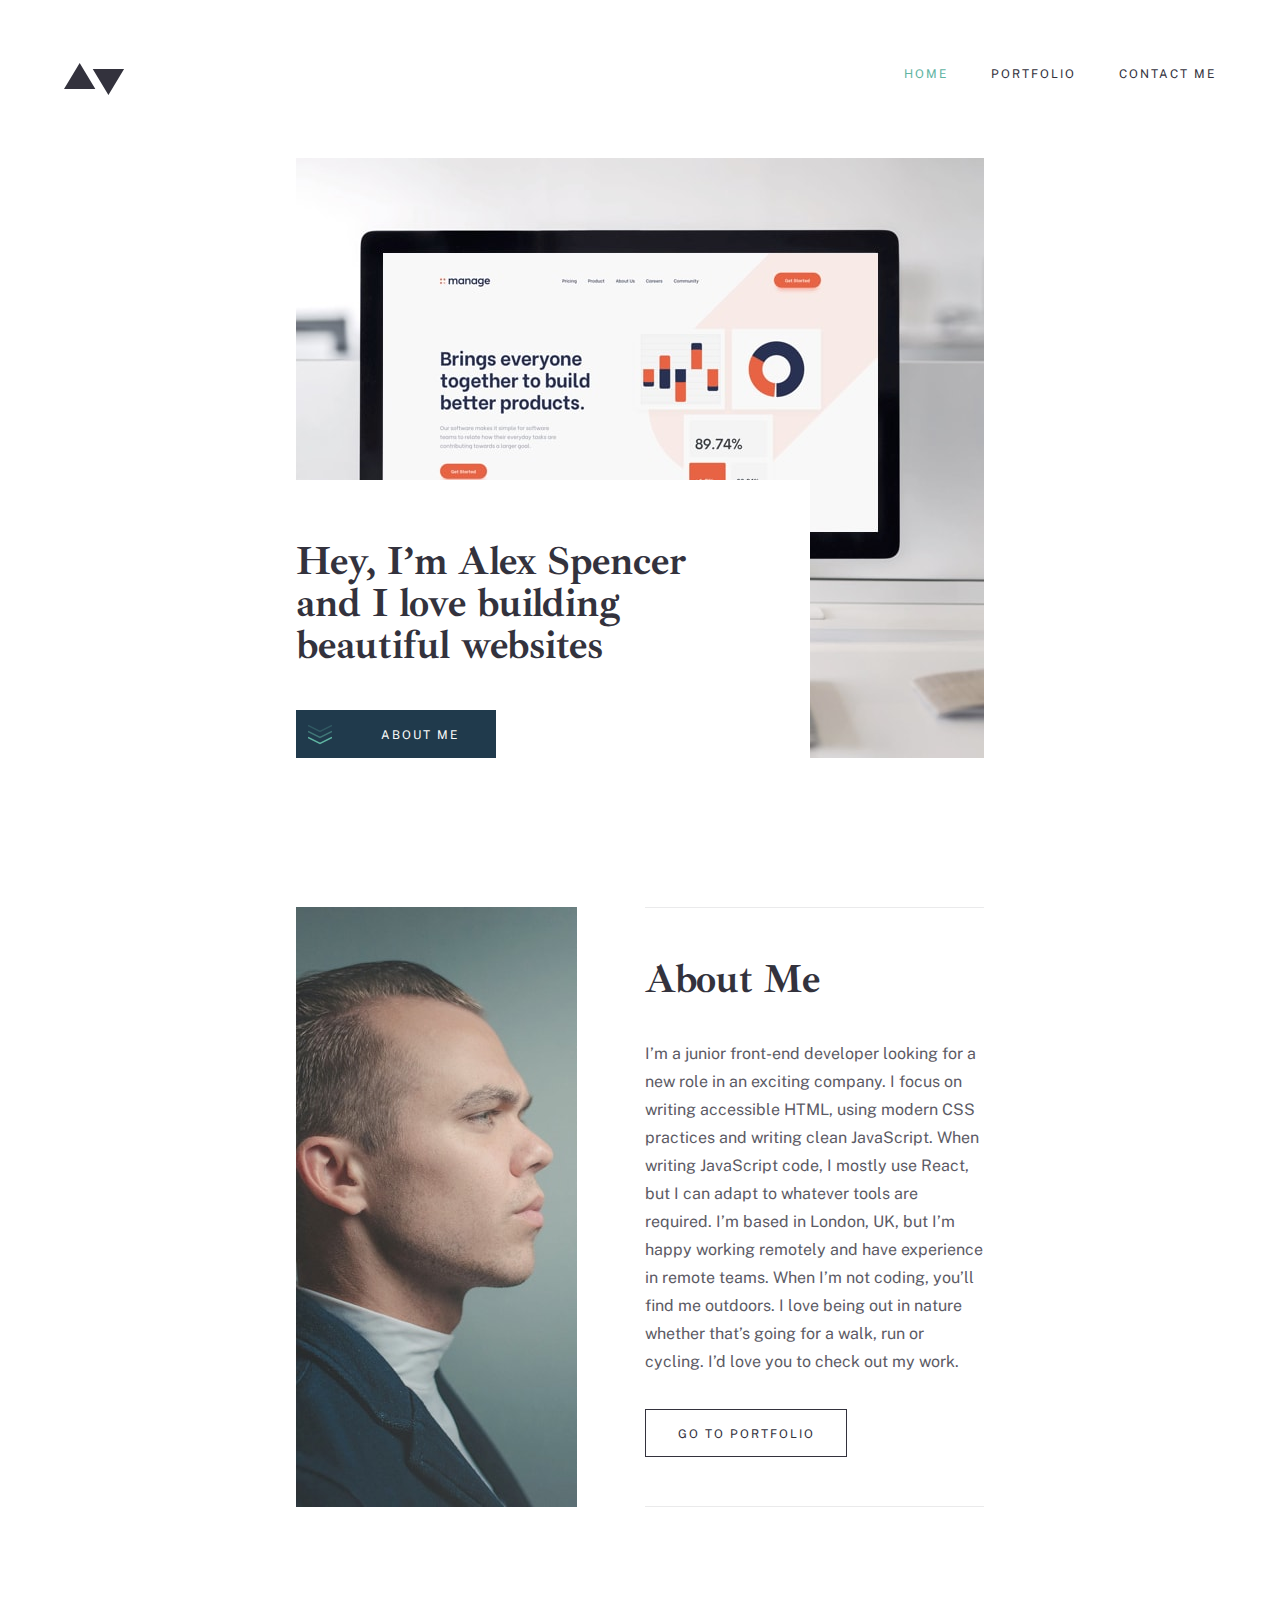
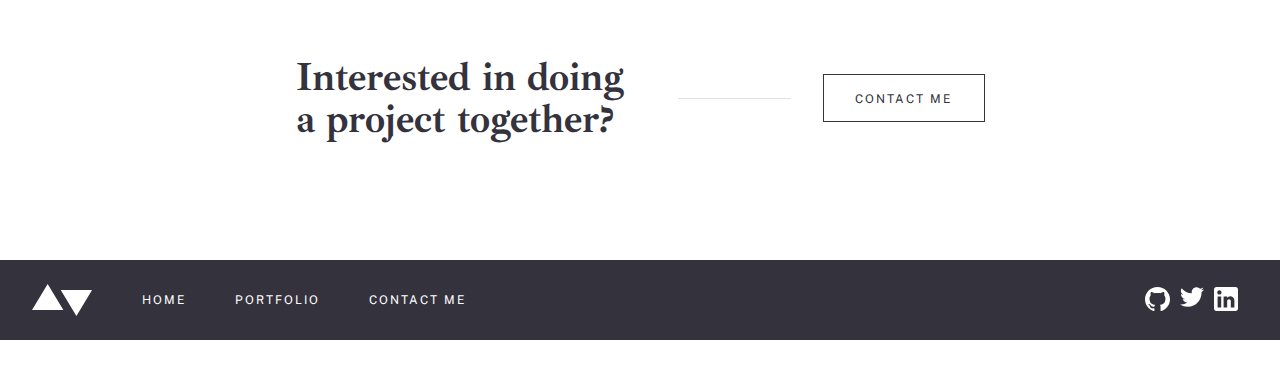
<file: index.html>
<!DOCTYPE html>
<html lang="en">
  <head>
    <meta charset="UTF-8" />
    <meta name="viewport" content="width=device-width, initial-scale=1.0" />

    <link
      rel="icon"
      type="image/png"
      sizes="32x32"
      href="./images/favicon-32x32.png"
    />

    <link rel="stylesheet" href="./scss/main.css" />

    <title>Frontend Mentor | Minimalist Portfolio</title>
  </head>
  <body>
    <!-- Nav -->
    <nav class="navbar">
      <div class="logo"><img src="./images/logo.svg" alt="Logo" /></div>
      <div class="links">
        <ul class="nav-links">
          <li><a id="link" href="/index.html">HOME</a></li>
          <li><a id="link" href="/portfolio.html">PORTFOLIO</a></li>
          <li><a id="link" href="/contact.html">CONTACT ME</a></li>
        </ul>
      </div>

      <!-- mobile hamburger -->

      <div class="hamburger" id="ham-btn">
        <span class="bar"></span>
        <span class="bar"></span>
        <span class="bar"></span>
      </div>

      <!-- mobile menu -->
      <div class="mobile-menu">
        <ul class="mobile-links">
          <li><a href="/index.html">HOME</a></li>
          <li><a href="/portfolio.html">PORTFOLIO</a></li>
          <li><a href="/contact.html">CONTACT ME</a></li>
        </ul>
      </div>
    </nav>

    <!-- Nav end -->

    <!-- Hero -->

    <section class="hero">
      <div class="hero-img">
        <!-- <img
          src="./images/homepage/desktop/image-homepage-hero.jpg"
          alt="hero"
        /> -->
      </div>
      <div class="hero-text">
        <div class="hero-text-container">
          <h1>Hey, I’m Alex Spencer and I love building beautiful websites</h1>
        </div>
        <div class="buttons">
          <div class="arrow"></div>

          <button class="primary-btn"><a href="#about-me">ABOUT ME</a></button>
        </div>
      </div>
    </section>

    <!-- Hero end -->

    <!-- About me -->

    <section class="about-me" id="about-me">
      <div class="photo"></div>
      <div class="about-me-text">
        <h1>About Me</h1>

        <p>
          I’m a junior front-end developer looking for a new role in an exciting
          company. I focus on writing accessible HTML, using modern CSS
          practices and writing clean JavaScript. When writing JavaScript code,
          I mostly use React, but I can adapt to whatever tools are required.
          I’m based in London, UK, but I’m happy working remotely and have
          experience in remote teams. When I’m not coding, you’ll find me
          outdoors. I love being out in nature whether that’s going for a walk,
          run or cycling. I’d love you to check out my work.
        </p>

        <button class="secondary-btn-portfolio">
          <a href="/portfolio.html"> Go to Portfolio</a>
        </button>
      </div>
    </section>

    <!-- About me end -->

    <!-- Footer -->

    <footer class="footer">
      <div class="footer-content">
        <div class="footer-text">
          <h1>Interested in doing a project together?</h1>
        </div>
        <div class="line"></div>
        <button class="secondary-btn-contact">
          <a href="/contact.html">Contact me</a>
        </button>
      </div>

      <div class="footer-nav">
        <div class="footer-nav-content">
          <div class="links-logo">
            <svg xmlns="http://www.w3.org/2000/svg" width="61" height="32">
              <path
                class="footer-logo"
                fill="#fff"
                fill-rule="evenodd"
                d="M60.082 5.878L44.408 32 28.735 5.878h31.347zM15.673 0l15.674 26.122H0L15.673 0z"
              />
            </svg>
            <ul class="footer-links">
              <li><a href="/index.html"></a>HOME</li>
              <li><a href="/portfolio.html"></a>PORTFOLIO</li>
              <li><a href="/contact.html"></a>CONTACT ME</li>
            </ul>
          </div>

          <div class="social-links">
            <ul class="soc-links">
              <li>
                <a href="#">
                  <svg
                    xmlns="http://www.w3.org/2000/svg"
                    width="25"
                    height="24"
                  >
                    <path
                      fill="#fff"
                      d="M12.5 0C5.594 0 0 5.51 0 12.305c0 5.437 3.581 10.048 8.547 11.674.625.116.854-.265.854-.592 0-.292-.01-1.066-.016-2.092-3.477.742-4.21-1.65-4.21-1.65-.569-1.42-1.39-1.8-1.39-1.8-1.133-.764.087-.748.087-.748 1.255.086 1.914 1.268 1.914 1.268 1.115 1.881 2.927 1.338 3.641 1.024.113-.797.434-1.338.792-1.646-2.776-.308-5.694-1.366-5.694-6.08 0-1.343.484-2.44 1.286-3.302-.14-.31-.562-1.562.11-3.256 0 0 1.047-.33 3.437 1.261 1-.273 2.063-.409 3.125-.415 1.063.006 2.125.142 3.125.415 2.375-1.591 3.422-1.261 3.422-1.261.672 1.694.25 2.945.125 3.256.797.861 1.281 1.959 1.281 3.302 0 4.727-2.921 5.767-5.703 6.07.438.369.844 1.123.844 2.276 0 1.647-.016 2.97-.016 3.37 0 .322.22.707.86.584 5-1.615 8.579-6.23 8.579-11.658C25 5.509 19.403 0 12.5 0z"
                    />
                  </svg>
                </a>
              </li>
              <li>
                <a href="">
                  <svg
                    xmlns="http://www.w3.org/2000/svg"
                    width="24"
                    height="20"
                  >
                    <path
                      fill="#fff"
                      d="M24 2.557a9.83 9.83 0 01-2.828.775A4.932 4.932 0 0023.337.608a9.864 9.864 0 01-3.127 1.195A4.916 4.916 0 0016.616.248c-3.179 0-5.515 2.966-4.797 6.045A13.978 13.978 0 011.671 1.149a4.93 4.93 0 001.523 6.574 4.903 4.903 0 01-2.229-.616c-.054 2.281 1.581 4.415 3.949 4.89a4.935 4.935 0 01-2.224.084 4.928 4.928 0 004.6 3.419A9.9 9.9 0 010 17.54a13.94 13.94 0 007.548 2.212c9.142 0 14.307-7.721 13.995-14.646A10.025 10.025 0 0024 2.557z"
                    />
                  </svg>
                </a>
              </li>
              <li>
                <a href="">
                  <svg
                    xmlns="http://www.w3.org/2000/svg"
                    width="24"
                    height="24"
                  >
                    <path
                      fill="#fff"
                      d="M21.6 0H2.4C1.08 0 0 1.08 0 2.4v19.2C0 22.92 1.08 24 2.4 24h19.2c1.32 0 2.4-1.08 2.4-2.4V2.4C24 1.08 22.92 0 21.6 0zM7.2 20.4H3.6V9.6h3.6v10.8zM5.4 7.56c-1.2 0-2.16-.96-2.16-2.16 0-1.2.96-2.16 2.16-2.16 1.2 0 2.16.96 2.16 2.16 0 1.2-.96 2.16-2.16 2.16zm15 12.84h-3.6v-6.36c0-.96-.84-1.8-1.8-1.8-.96 0-1.8.84-1.8 1.8v6.36H9.6V9.6h3.6v1.44c.6-.96 1.92-1.68 3-1.68 2.28 0 4.2 1.92 4.2 4.2v6.84z"
                    />
                  </svg>
                </a>
              </li>
            </ul>
          </div>
        </div>
      </div>
    </footer>

    <!-- Footer  end -->

    <script src="/js/index.js"></script>
  </body>
</html>
</file>
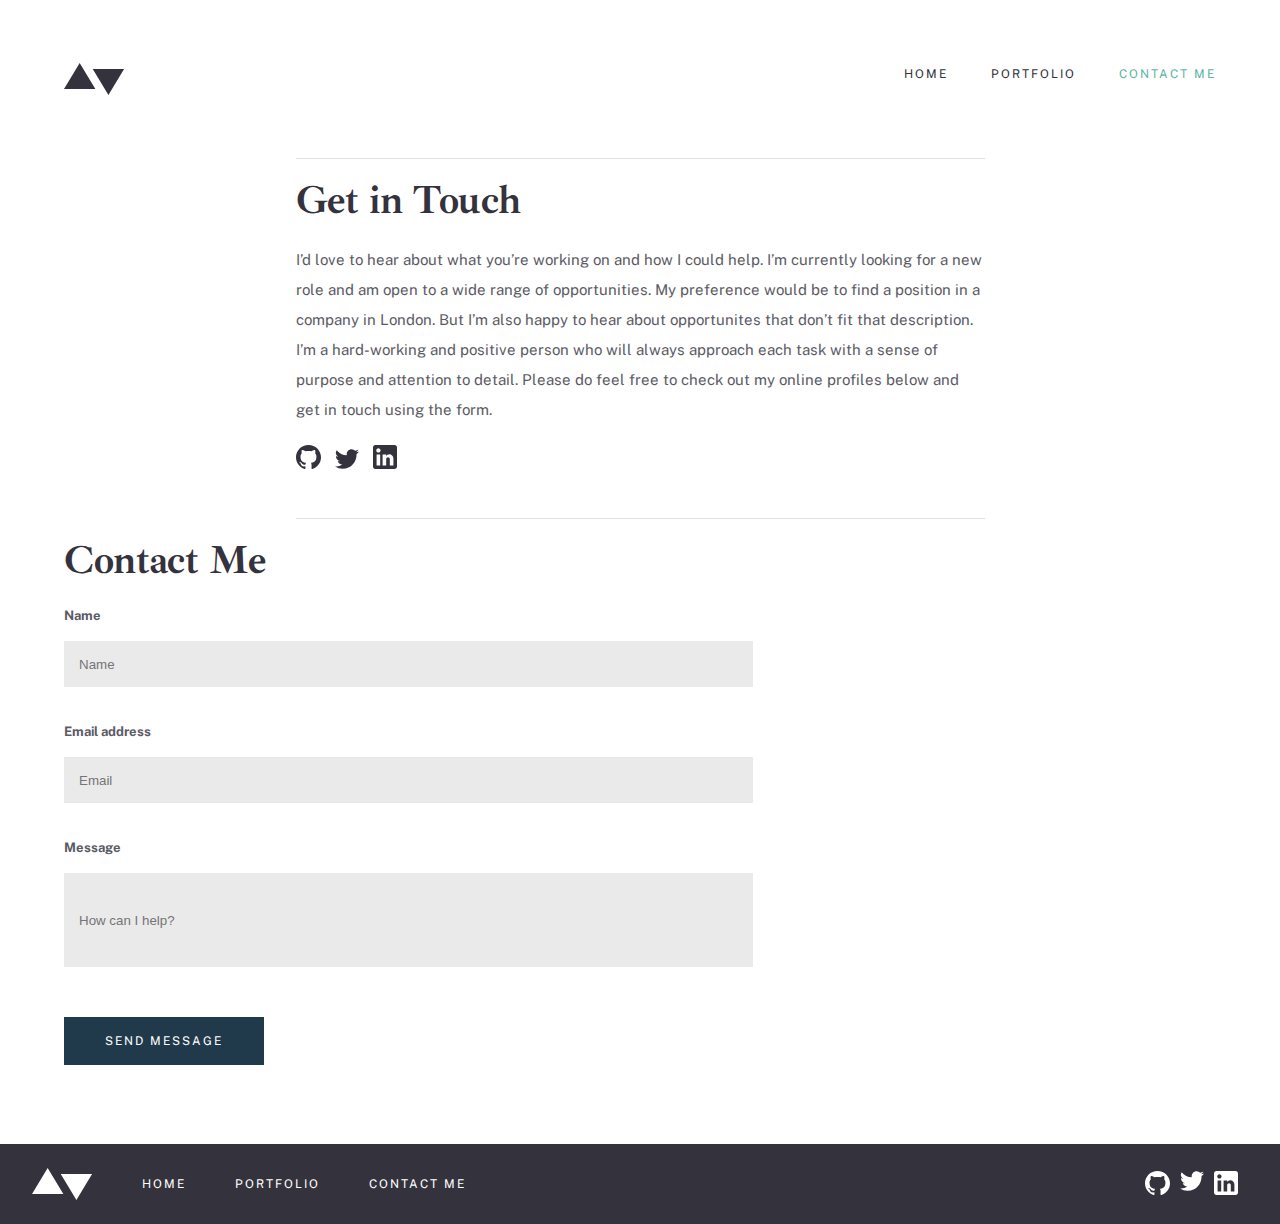
<file: contact.html>
<!DOCTYPE html>
<html lang="en">
  <head>
    <meta charset="UTF-8" />
    <meta name="viewport" content="width=device-width, initial-scale=1.0" />

    <link
      rel="icon"
      type="image/png"
      sizes="32x32"
      href="./images/favicon-32x32.png"
    />
    <link rel="stylesheet" href="/scss/main.css" />

    <title>Frontend Mentor | Contact Me</title>
  </head>
  <body>
    <!-- Nav -->
    <nav class="navbar">
      <div class="logo"><img src="./images/logo.svg" alt="Logo" /></div>
      <div class="links">
        <ul class="nav-links">
          <li><a href="/index.html">HOME</a></li>
          <li><a href="/portfolio.html">PORTFOLIO</a></li>
          <li><a href="">CONTACT ME</a></li>
        </ul>
      </div>

      <!-- mobile hamburger -->

      <div class="hamburger" id="ham-btn">
        <span class="bar"></span>
        <span class="bar"></span>
        <span class="bar"></span>
      </div>

      <!-- mobile menu -->
      <div class="mobile-menu">
        <ul class="mobile-links">
          <li><a href="/index.html">HOME</a></li>
          <li><a href="/portfolio.html">PORTFOLIO</a></li>
          <li><a href="">CONTACT ME</a></li>
        </ul>
      </div>
    </nav>

    <!-- Nav end -->

    <section class="main">
      <div class="get-in-touch">
        <div class="heading">
          <h1>Get in Touch</h1>
        </div>
        <div class="text">
          <p>
            I’d love to hear about what you’re working on and how I could help.
            I’m currently looking for a new role and am open to a wide range of
            opportunities. My preference would be to find a position in a
            company in London. But I’m also happy to hear about opportunites
            that don’t fit that description. I’m a hard-working and positive
            person who will always approach each task with a sense of purpose
            and attention to detail. Please do feel free to check out my online
            profiles below and get in touch using the form.
          </p>
          <div class="icons">
            <div class="soc-icons">
              <img src="/images/icons/github.svg" alt="github" />
              <img src="/images/icons/twitter.svg" alt="twitter" />
              <img src="/images/icons/linkedin.svg" alt="linkedin" />
            </div>
          </div>
        </div>
      </div>
      <div class="contact-me">
        <div class="heading">
          <h1>Contact Me</h1>
        </div>
        <div class="form">
          <form action="/" class="contact-form" id="contact-form">
            <div class="form-example">
              <label class="label" for="name">Name </label>
              <input
                type="text"
                name="name"
                id="name"
                placeholder="Name"
                autocomplete="off"
              />
            </div>
            <div class="error-msg" id="error-msg">
              <small class="error">This field is required</small>
            </div>

            <div class="form-example">
              <label class="label" for="email">Email address</label>
              <input
                type="email"
                name="email"
                id="email"
                placeholder="Email"
                autocomplete="off"
              />
            </div>
            <div class="error-msg">
              <small class="error">This field is required</small>
            </div>
            <div class="email-error" id="email-err">
              <small class="email-error-msg">Please enter valid email</small>
            </div>

            <div class="form-example-message">
              <label class="label" for="text">Message</label>
              <input
                type="text"
                name="message"
                id="message"
                placeholder="How can I help?"
                autocomplete="off"
              />
            </div>
            <div class="error-msg-message" id="error-msg-m">
              <small class="error">This field is required</small>
            </div>
            <button class="send-message" id="send-msg">send message</button>
          </form>
        </div>
      </div>
    </section>

    <!-- Footer -->

    <footer class="footer-contact">
      <div class="footer-nav">
        <div class="footer-nav-content">
          <div class="links-logo">
            <svg xmlns="http://www.w3.org/2000/svg" width="61" height="32">
              <path
                class="footer-logo"
                fill="#fff"
                fill-rule="evenodd"
                d="M60.082 5.878L44.408 32 28.735 5.878h31.347zM15.673 0l15.674 26.122H0L15.673 0z"
              />
            </svg>
            <ul class="footer-links">
              <li><a href=""></a>HOME</li>
              <li><a href=""></a>PORTFOLIO</li>
              <li><a href=""></a>CONTACT ME</li>
            </ul>
          </div>

          <div class="social-links">
            <ul class="soc-links">
              <li>
                <a href="#">
                  <svg
                    xmlns="http://www.w3.org/2000/svg"
                    width="25"
                    height="24"
                  >
                    <path
                      fill="#fff"
                      d="M12.5 0C5.594 0 0 5.51 0 12.305c0 5.437 3.581 10.048 8.547 11.674.625.116.854-.265.854-.592 0-.292-.01-1.066-.016-2.092-3.477.742-4.21-1.65-4.21-1.65-.569-1.42-1.39-1.8-1.39-1.8-1.133-.764.087-.748.087-.748 1.255.086 1.914 1.268 1.914 1.268 1.115 1.881 2.927 1.338 3.641 1.024.113-.797.434-1.338.792-1.646-2.776-.308-5.694-1.366-5.694-6.08 0-1.343.484-2.44 1.286-3.302-.14-.31-.562-1.562.11-3.256 0 0 1.047-.33 3.437 1.261 1-.273 2.063-.409 3.125-.415 1.063.006 2.125.142 3.125.415 2.375-1.591 3.422-1.261 3.422-1.261.672 1.694.25 2.945.125 3.256.797.861 1.281 1.959 1.281 3.302 0 4.727-2.921 5.767-5.703 6.07.438.369.844 1.123.844 2.276 0 1.647-.016 2.97-.016 3.37 0 .322.22.707.86.584 5-1.615 8.579-6.23 8.579-11.658C25 5.509 19.403 0 12.5 0z"
                    />
                  </svg>
                </a>
              </li>
              <li>
                <a href="">
                  <svg
                    xmlns="http://www.w3.org/2000/svg"
                    width="24"
                    height="20"
                  >
                    <path
                      fill="#fff"
                      d="M24 2.557a9.83 9.83 0 01-2.828.775A4.932 4.932 0 0023.337.608a9.864 9.864 0 01-3.127 1.195A4.916 4.916 0 0016.616.248c-3.179 0-5.515 2.966-4.797 6.045A13.978 13.978 0 011.671 1.149a4.93 4.93 0 001.523 6.574 4.903 4.903 0 01-2.229-.616c-.054 2.281 1.581 4.415 3.949 4.89a4.935 4.935 0 01-2.224.084 4.928 4.928 0 004.6 3.419A9.9 9.9 0 010 17.54a13.94 13.94 0 007.548 2.212c9.142 0 14.307-7.721 13.995-14.646A10.025 10.025 0 0024 2.557z"
                    />
                  </svg>
                </a>
              </li>
              <li>
                <a href="">
                  <svg
                    xmlns="http://www.w3.org/2000/svg"
                    width="24"
                    height="24"
                  >
                    <path
                      fill="#fff"
                      d="M21.6 0H2.4C1.08 0 0 1.08 0 2.4v19.2C0 22.92 1.08 24 2.4 24h19.2c1.32 0 2.4-1.08 2.4-2.4V2.4C24 1.08 22.92 0 21.6 0zM7.2 20.4H3.6V9.6h3.6v10.8zM5.4 7.56c-1.2 0-2.16-.96-2.16-2.16 0-1.2.96-2.16 2.16-2.16 1.2 0 2.16.96 2.16 2.16 0 1.2-.96 2.16-2.16 2.16zm15 12.84h-3.6v-6.36c0-.96-.84-1.8-1.8-1.8-.96 0-1.8.84-1.8 1.8v6.36H9.6V9.6h3.6v1.44c.6-.96 1.92-1.68 3-1.68 2.28 0 4.2 1.92 4.2 4.2v6.84z"
                    />
                  </svg>
                </a>
              </li>
            </ul>
          </div>
        </div>
      </div>
    </footer>

    <!-- Footer  end -->

    <script src="/js/index.js"></script>
  </body>
</html>
</file>
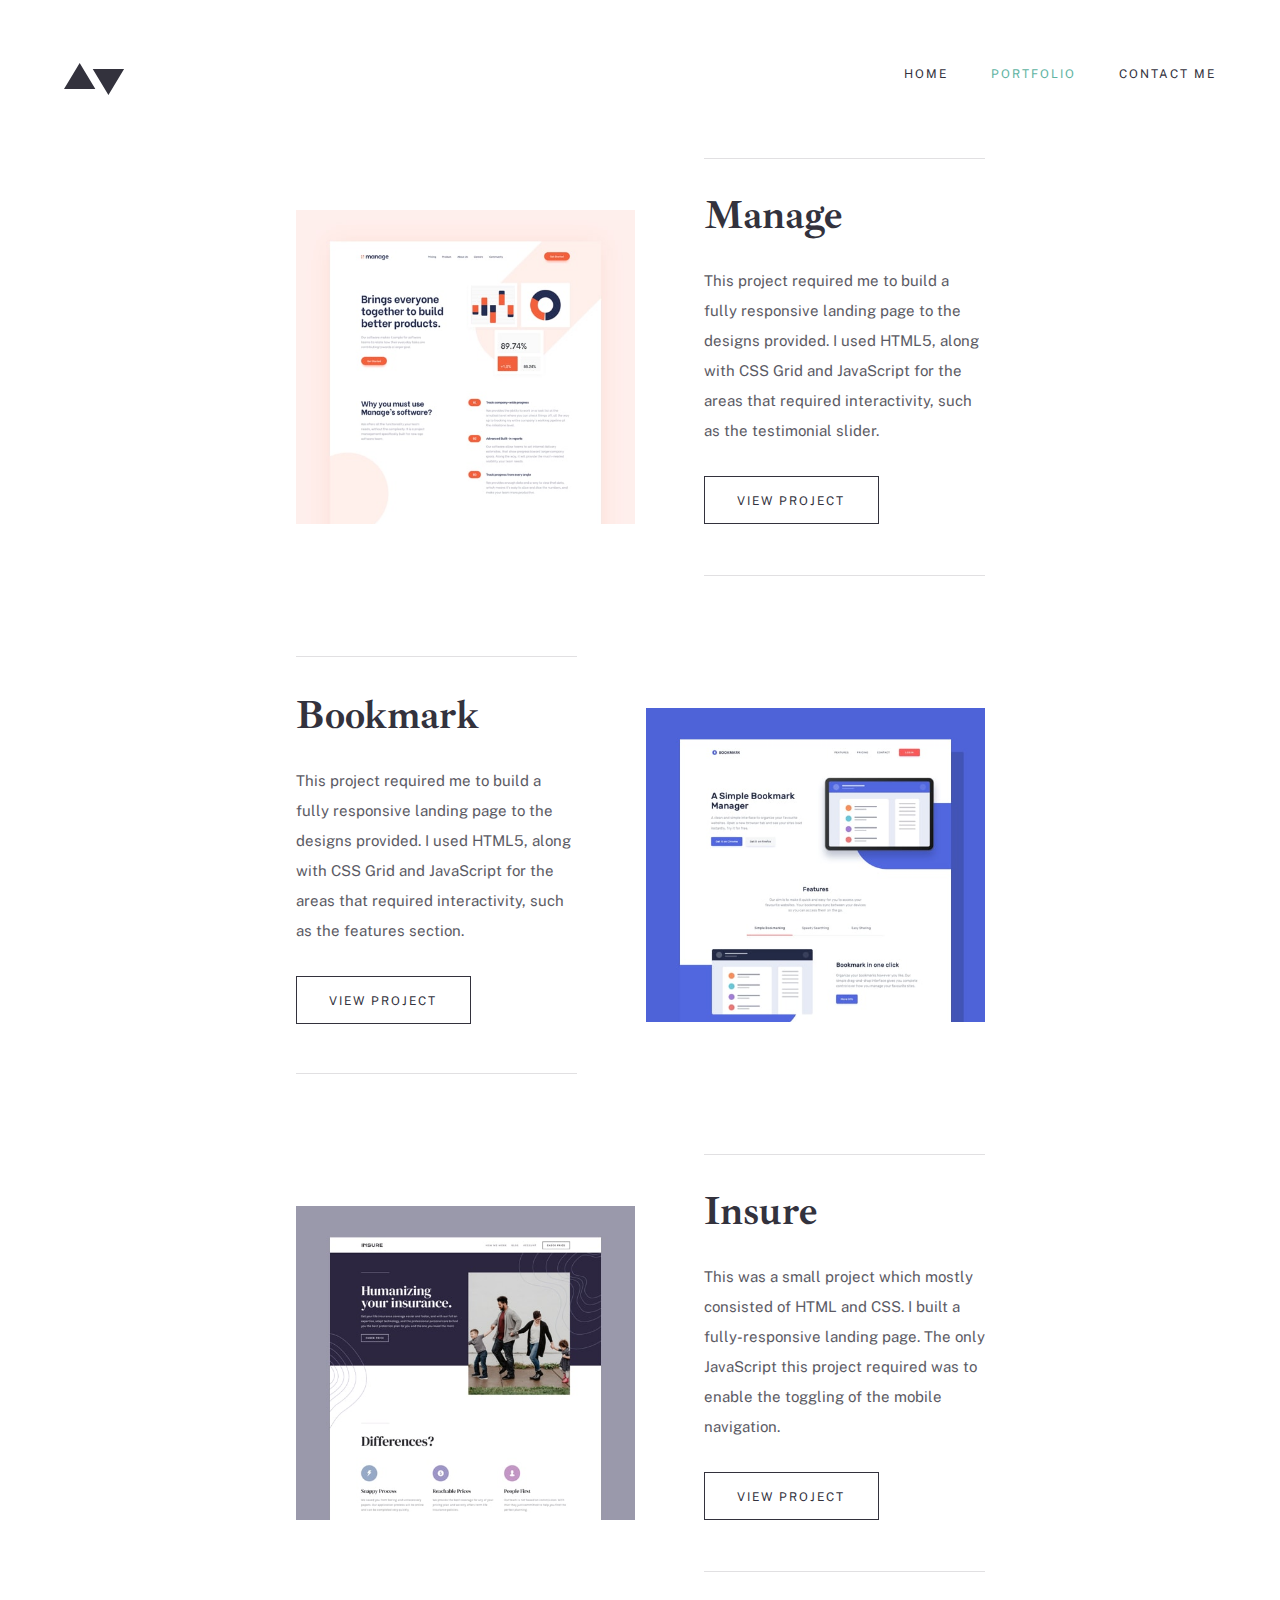
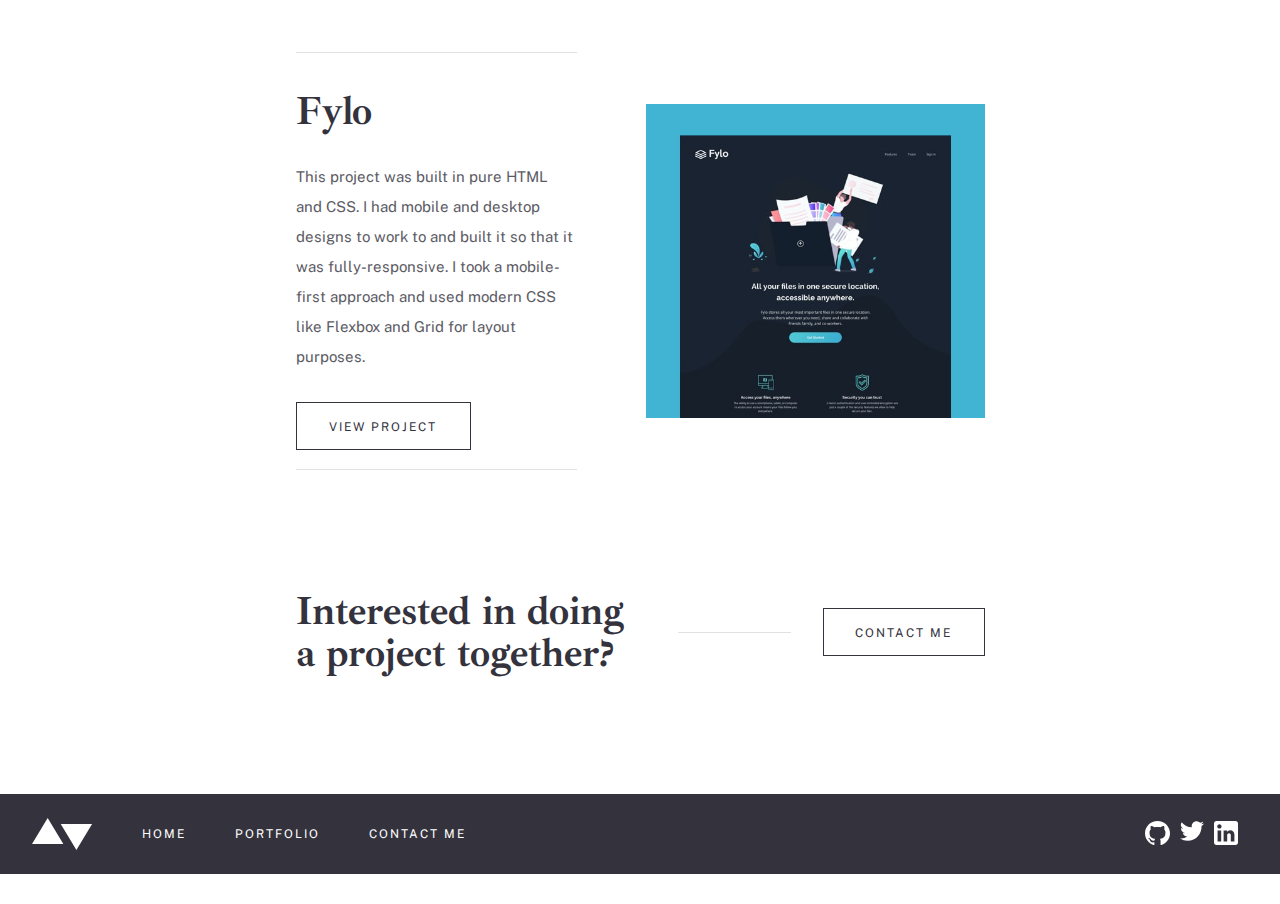
<file: portfolio.html>
<!DOCTYPE html>
<html lang="en">
  <head>
    <meta charset="UTF-8" />
    <meta name="viewport" content="width=device-width, initial-scale=1.0" />

    <link
      rel="icon"
      type="image/png"
      sizes="32x32"
      href="./images/favicon-32x32.png"
    />

    <link rel="stylesheet" href="./scss/main.css" />

    <title>Frontend Mentor | My Projects</title>
  </head>
  <body>
    <!-- Nav -->
    <nav class="navbar">
      <div class="logo"><img src="./images/logo.svg" alt="Logo" /></div>
      <div class="links">
        <ul class="nav-links">
          <li><a href="/index.html">HOME</a></li>
          <li><a href="/portfolio.html">PORTFOLIO</a></li>
          <li><a href="/contact.html">CONTACT ME</a></li>
        </ul>
      </div>

      <!-- mobile hamburger -->

      <div class="hamburger" id="ham-btn">
        <span class="bar"></span>
        <span class="bar"></span>
        <span class="bar"></span>
      </div>

      <!-- mobile menu -->
      <div class="mobile-menu">
        <ul class="mobile-links">
          <li><a href="/index.html">HOME</a></li>
          <li><a href="/portfolio.html">PORTFOLIO</a></li>
          <li><a href="/contact.html">CONTACT ME</a></li>
        </ul>
      </div>
    </nav>

    <!-- Nav end -->

    <!-- Projects section -->

    <section class="projects">
      <div class="manage">
        <div class="photo-side">
          <img
            src="./images/portfolio/desktop/image-portfolio-manage.jpg"
            alt="manage"
          />
        </div>
        <div class="text-side-right">
          <h1>Manage</h1>
          <p>
            This project required me to build a fully responsive landing page to
            the designs provided. I used HTML5, along with CSS Grid and
            JavaScript for the areas that required interactivity, such as the
            testimonial slider.
          </p>
          <button class="secondary-btn-view">
            <a href="/portfolio-components/manage.html">View Project</a>
          </button>
        </div>
      </div>
      <div class="bookmark">
        <div class="photo-side">
          <img
            src="./images/portfolio/desktop/image-portfolio-bookmark.jpg"
            alt="bookmark"
          />
        </div>
        <div class="text-side-left">
          <h1>Bookmark</h1>
          <p>
            This project required me to build a fully responsive landing page to
            the designs provided. I used HTML5, along with CSS Grid and
            JavaScript for the areas that required interactivity, such as the
            features section.
          </p>
          <button class="secondary-btn-view">
            <a href="/portfolio-components/bookmark.html">View Project</a>
          </button>
        </div>
      </div>
      <div class="insure">
        <div class="photo-side">
          <img
            src="./images/portfolio/desktop/image-portfolio-insure.jpg"
            alt="insure"
          />
        </div>
        <div class="text-side-right">
          <h1>Insure</h1>
          <p>
            This was a small project which mostly consisted of HTML and CSS. I
            built a fully-responsive landing page. The only JavaScript this
            project required was to enable the toggling of the mobile
            navigation.
          </p>
          <button class="secondary-btn-view">
            <a href="/portfolio-components/insure.html">View Project</a>
          </button>
        </div>
      </div>
      <div class="fylo">
        <div class="photo-side">
          <img
            src="./images/portfolio/desktop/image-portfolio-fylo.jpg"
            alt="fylo"
          />
        </div>
        <div class="text-side-left">
          <h1>Fylo</h1>
          <p>
            This project was built in pure HTML and CSS. I had mobile and
            desktop designs to work to and built it so that it was
            fully-responsive. I took a mobile-first approach and used modern CSS
            like Flexbox and Grid for layout purposes.
          </p>
          <button class="secondary-btn-view">
            <a href="/portfolio-components/fylo.html">View Project</a>
          </button>
        </div>
      </div>
    </section>

    <!-- Projects section end -->

    <!-- Footer -->

    <footer class="footer">
      <div class="footer-content">
        <div class="footer-text">
          <h1>Interested in doing a project together?</h1>
        </div>
        <div class="line"></div>
        <button class="secondary-btn-contact">
          <a href="/contact.html">Contact Me</a>
        </button>
      </div>

      <div class="footer-nav">
        <div class="footer-nav-content">
          <div class="links-logo">
            <svg xmlns="http://www.w3.org/2000/svg" width="61" height="32">
              <path
                class="footer-logo"
                fill="#fff"
                fill-rule="evenodd"
                d="M60.082 5.878L44.408 32 28.735 5.878h31.347zM15.673 0l15.674 26.122H0L15.673 0z"
              />
            </svg>
            <ul class="footer-links">
              <li><a href=""></a>HOME</li>
              <li><a href=""></a>PORTFOLIO</li>
              <li><a href=""></a>CONTACT ME</li>
            </ul>
          </div>

          <div class="social-links">
            <ul class="soc-links">
              <li>
                <a href="#">
                  <svg
                    xmlns="http://www.w3.org/2000/svg"
                    width="25"
                    height="24"
                  >
                    <path
                      fill="#fff"
                      d="M12.5 0C5.594 0 0 5.51 0 12.305c0 5.437 3.581 10.048 8.547 11.674.625.116.854-.265.854-.592 0-.292-.01-1.066-.016-2.092-3.477.742-4.21-1.65-4.21-1.65-.569-1.42-1.39-1.8-1.39-1.8-1.133-.764.087-.748.087-.748 1.255.086 1.914 1.268 1.914 1.268 1.115 1.881 2.927 1.338 3.641 1.024.113-.797.434-1.338.792-1.646-2.776-.308-5.694-1.366-5.694-6.08 0-1.343.484-2.44 1.286-3.302-.14-.31-.562-1.562.11-3.256 0 0 1.047-.33 3.437 1.261 1-.273 2.063-.409 3.125-.415 1.063.006 2.125.142 3.125.415 2.375-1.591 3.422-1.261 3.422-1.261.672 1.694.25 2.945.125 3.256.797.861 1.281 1.959 1.281 3.302 0 4.727-2.921 5.767-5.703 6.07.438.369.844 1.123.844 2.276 0 1.647-.016 2.97-.016 3.37 0 .322.22.707.86.584 5-1.615 8.579-6.23 8.579-11.658C25 5.509 19.403 0 12.5 0z"
                    />
                  </svg>
                </a>
              </li>
              <li>
                <a href="">
                  <svg
                    xmlns="http://www.w3.org/2000/svg"
                    width="24"
                    height="20"
                  >
                    <path
                      fill="#fff"
                      d="M24 2.557a9.83 9.83 0 01-2.828.775A4.932 4.932 0 0023.337.608a9.864 9.864 0 01-3.127 1.195A4.916 4.916 0 0016.616.248c-3.179 0-5.515 2.966-4.797 6.045A13.978 13.978 0 011.671 1.149a4.93 4.93 0 001.523 6.574 4.903 4.903 0 01-2.229-.616c-.054 2.281 1.581 4.415 3.949 4.89a4.935 4.935 0 01-2.224.084 4.928 4.928 0 004.6 3.419A9.9 9.9 0 010 17.54a13.94 13.94 0 007.548 2.212c9.142 0 14.307-7.721 13.995-14.646A10.025 10.025 0 0024 2.557z"
                    />
                  </svg>
                </a>
              </li>
              <li>
                <a href="">
                  <svg
                    xmlns="http://www.w3.org/2000/svg"
                    width="24"
                    height="24"
                  >
                    <path
                      fill="#fff"
                      d="M21.6 0H2.4C1.08 0 0 1.08 0 2.4v19.2C0 22.92 1.08 24 2.4 24h19.2c1.32 0 2.4-1.08 2.4-2.4V2.4C24 1.08 22.92 0 21.6 0zM7.2 20.4H3.6V9.6h3.6v10.8zM5.4 7.56c-1.2 0-2.16-.96-2.16-2.16 0-1.2.96-2.16 2.16-2.16 1.2 0 2.16.96 2.16 2.16 0 1.2-.96 2.16-2.16 2.16zm15 12.84h-3.6v-6.36c0-.96-.84-1.8-1.8-1.8-.96 0-1.8.84-1.8 1.8v6.36H9.6V9.6h3.6v1.44c.6-.96 1.92-1.68 3-1.68 2.28 0 4.2 1.92 4.2 4.2v6.84z"
                    />
                  </svg>
                </a>
              </li>
            </ul>
          </div>
        </div>
      </div>
    </footer>

    <!-- Footer  end -->

    <script src="/js/index.js"></script>
  </body>
</html>
</file>
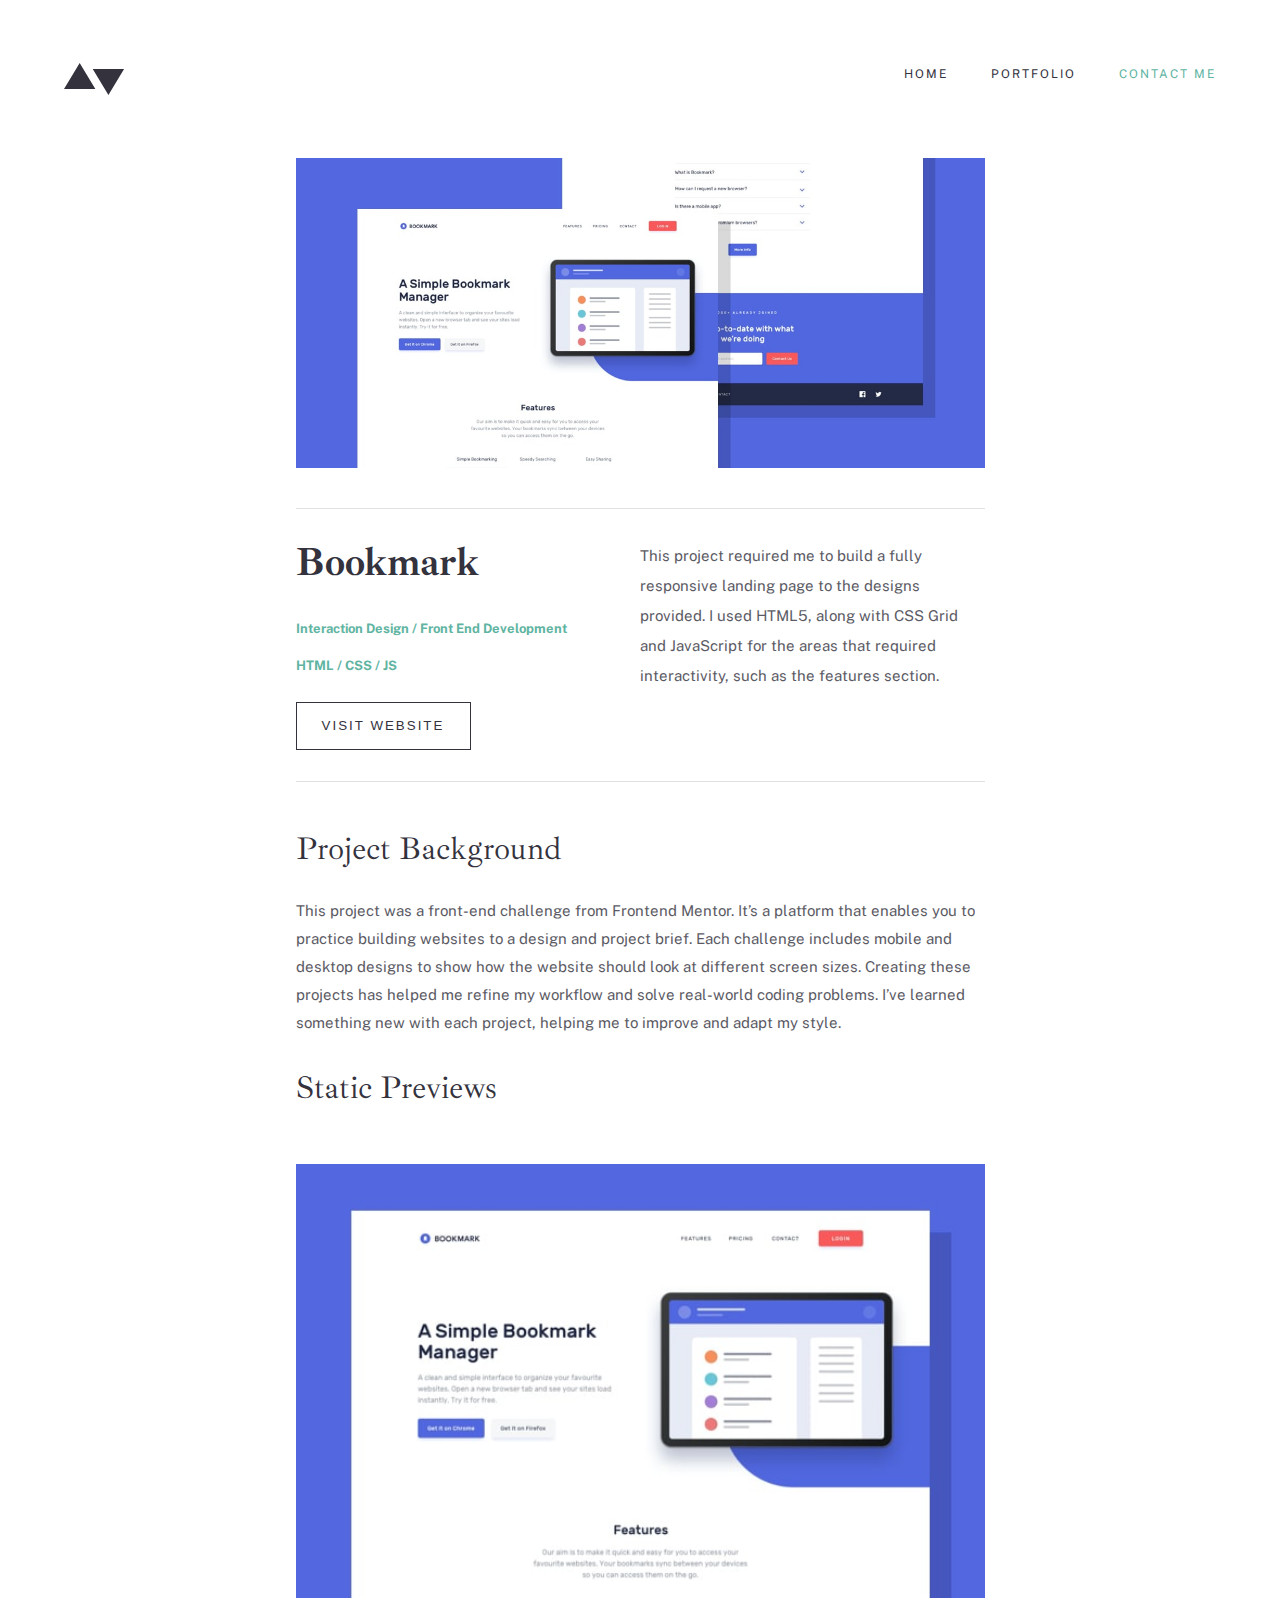
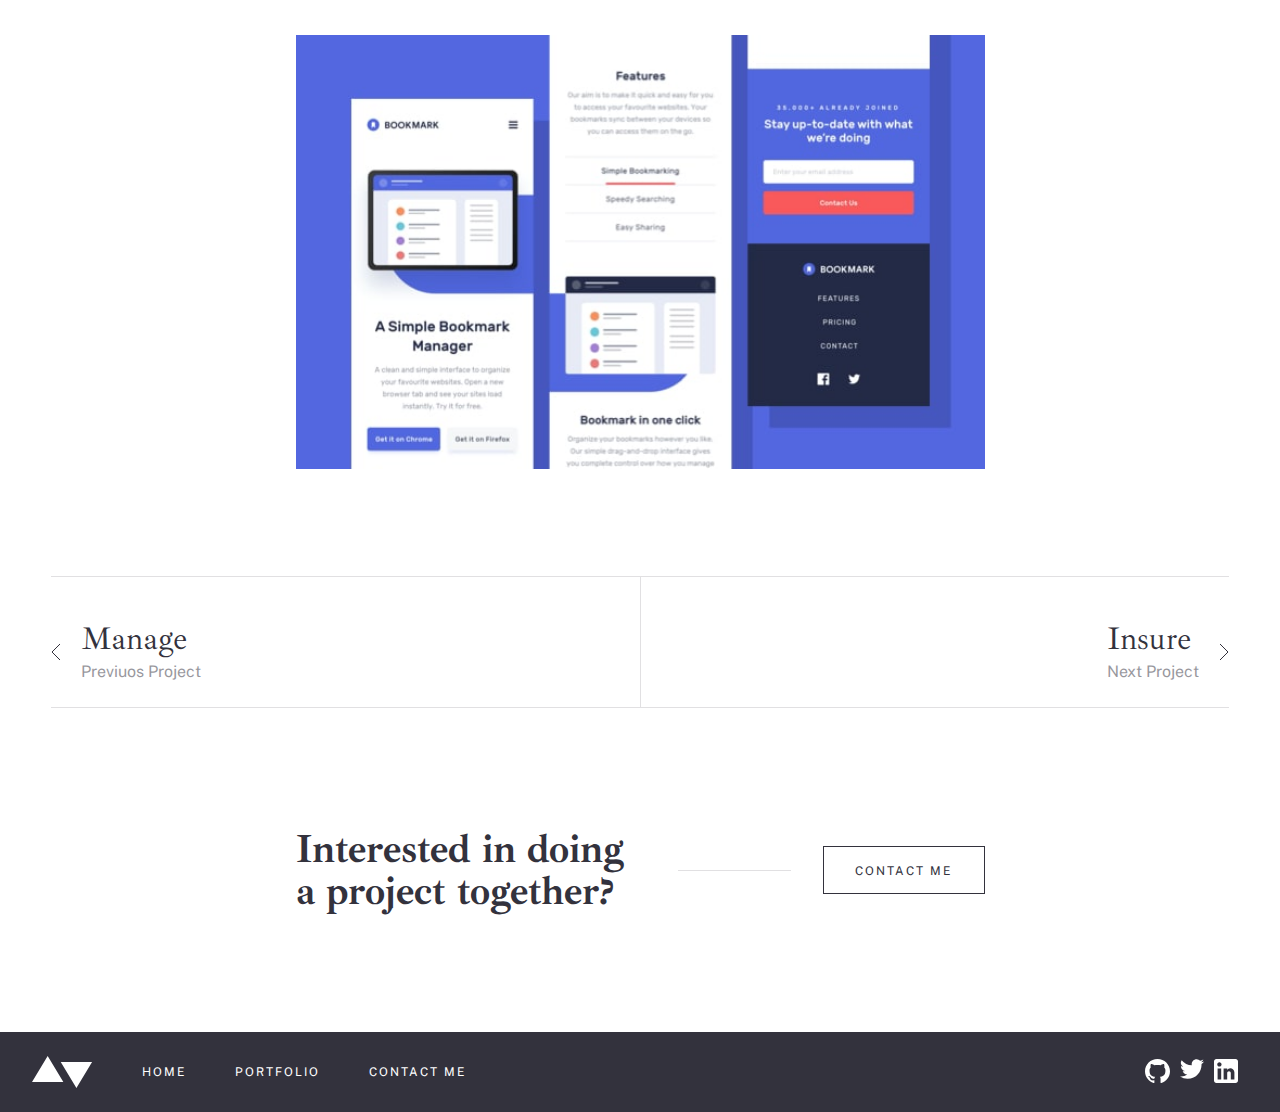
<file: portfolio-components/bookmark.html>
<!DOCTYPE html>
<html lang="en">
  <head>
    <meta charset="UTF-8" />
    <meta name="viewport" content="width=device-width, initial-scale=1.0" />

    <link
      rel="icon"
      type="image/png"
      sizes="32x32"
      href="./images/favicon-32x32.png"
    />
    <link rel="stylesheet" href="/scss/main.css" />

    <title>Frontend Mentor | Bookmark Project</title>
  </head>
  <body>
    <!-- Nav -->
    <nav class="navbar">
      <div class="logo"><img src="/images/logo.svg" alt="Logo" /></div>
      <div class="links">
        <ul class="nav-links">
          <li><a href="/index.html">HOME</a></li>
          <li><a href="/portfolio.html">PORTFOLIO</a></li>
          <li><a href="">CONTACT ME</a></li>
        </ul>
      </div>

      <!-- mobile hamburger -->

      <div class="hamburger" id="ham-btn">
        <span class="bar"></span>
        <span class="bar"></span>
        <span class="bar"></span>
      </div>

      <!-- mobile menu -->
      <div class="mobile-menu">
        <ul class="mobile-links">
          <li><a href="/index.html">HOME</a></li>
          <li><a href="/portfolio.html">PORTFOLIO</a></li>
          <li><a href="/contact.html">CONTACT ME</a></li>
        </ul>
      </div>
    </nav>

    <!-- Nav end -->

    <!-- Hero section -->

    <section class="manage-hero">
      <img src="/images/detail/desktop/image-bookmark-hero.jpg" alt="" />
    </section>

    <!-- Hero section end -->

    <!-- Project info section  -->
    <section class="project-info">
      <div class="left-side">
        <div class="heading-1"><h1>Bookmark</h1></div>
        <div class="paragraph">
          <p>
            This project required me to build a fully responsive landing page to
            the designs provided. I used HTML5, along with CSS Grid and
            JavaScript for the areas that required interactivity, such as the
            features section.
          </p>
        </div>
        <div class="heading-2">
          <h2>Interaction Design / Front End Development</h2>
        </div>
        <div class="heading-3"><h3>HTML / CSS / JS</h3></div>
        <div class="btn">
          <button class="secondary-btn-view">
            <a href="#"></a>visit website
          </button>
        </div>
      </div>
      <div class="right-side">
        <h1>Project Background</h1>
        <p>
          This project was a front-end challenge from Frontend Mentor. It’s a
          platform that enables you to practice building websites to a design
          and project brief. Each challenge includes mobile and desktop designs
          to show how the website should look at different screen sizes.
          Creating these projects has helped me refine my workflow and solve
          real-world coding problems. I’ve learned something new with each
          project, helping me to improve and adapt my style.
        </p>

        <h2>Static Previews</h2>

        <div class="images">
          <img
            src="/images/detail/desktop/image-bookmark-preview-1.jpg"
            alt="manage"
          />
          <img
            src="/images/detail/desktop/image-bookmark-preview-2.jpg"
            alt="manage"
          />
        </div>
      </div>
    </section>

    <!-- Project info section end -->

    <!-- Footer -->

    <footer class="footer">
      <div class="footer-navigation">
        <div class="previous">
          <a href="/portfolio-components/manage.html"
            ><img src="/images/icons/arrow-left.svg" alt="arrow"
          /></a>

          <div class="previous-text">
            <h1>Manage</h1>
            <h2>Previuos Project</h2>
          </div>
        </div>
        <div class="next">
          <a href="/portfolio-components/insure.html"
            ><img src="/images/icons/arrow-right.svg" alt="arrow"
          /></a>

          <div class="next-text">
            <h1>Insure</h1>
            <h2>Next Project</h2>
          </div>
        </div>
      </div>

      <div class="footer-content">
        <div class="footer-text">
          <h1>Interested in doing a project together?</h1>
        </div>
        <div class="line"></div>
        <button class="secondary-btn-contact">
          <a href="/contact.html">Contact Me</a>
        </button>
      </div>

      <div class="footer-nav">
        <div class="footer-nav-content">
          <div class="links-logo">
            <svg xmlns="http://www.w3.org/2000/svg" width="61" height="32">
              <path
                class="footer-logo"
                fill="#fff"
                fill-rule="evenodd"
                d="M60.082 5.878L44.408 32 28.735 5.878h31.347zM15.673 0l15.674 26.122H0L15.673 0z"
              />
            </svg>
            <ul class="footer-links">
              <li><a href=""></a>HOME</li>
              <li><a href=""></a>PORTFOLIO</li>
              <li><a href=""></a>CONTACT ME</li>
            </ul>
          </div>

          <div class="social-links">
            <ul class="soc-links">
              <li>
                <a href="#">
                  <svg
                    xmlns="http://www.w3.org/2000/svg"
                    width="25"
                    height="24"
                  >
                    <path
                      fill="#fff"
                      d="M12.5 0C5.594 0 0 5.51 0 12.305c0 5.437 3.581 10.048 8.547 11.674.625.116.854-.265.854-.592 0-.292-.01-1.066-.016-2.092-3.477.742-4.21-1.65-4.21-1.65-.569-1.42-1.39-1.8-1.39-1.8-1.133-.764.087-.748.087-.748 1.255.086 1.914 1.268 1.914 1.268 1.115 1.881 2.927 1.338 3.641 1.024.113-.797.434-1.338.792-1.646-2.776-.308-5.694-1.366-5.694-6.08 0-1.343.484-2.44 1.286-3.302-.14-.31-.562-1.562.11-3.256 0 0 1.047-.33 3.437 1.261 1-.273 2.063-.409 3.125-.415 1.063.006 2.125.142 3.125.415 2.375-1.591 3.422-1.261 3.422-1.261.672 1.694.25 2.945.125 3.256.797.861 1.281 1.959 1.281 3.302 0 4.727-2.921 5.767-5.703 6.07.438.369.844 1.123.844 2.276 0 1.647-.016 2.97-.016 3.37 0 .322.22.707.86.584 5-1.615 8.579-6.23 8.579-11.658C25 5.509 19.403 0 12.5 0z"
                    />
                  </svg>
                </a>
              </li>
              <li>
                <a href="">
                  <svg
                    xmlns="http://www.w3.org/2000/svg"
                    width="24"
                    height="20"
                  >
                    <path
                      fill="#fff"
                      d="M24 2.557a9.83 9.83 0 01-2.828.775A4.932 4.932 0 0023.337.608a9.864 9.864 0 01-3.127 1.195A4.916 4.916 0 0016.616.248c-3.179 0-5.515 2.966-4.797 6.045A13.978 13.978 0 011.671 1.149a4.93 4.93 0 001.523 6.574 4.903 4.903 0 01-2.229-.616c-.054 2.281 1.581 4.415 3.949 4.89a4.935 4.935 0 01-2.224.084 4.928 4.928 0 004.6 3.419A9.9 9.9 0 010 17.54a13.94 13.94 0 007.548 2.212c9.142 0 14.307-7.721 13.995-14.646A10.025 10.025 0 0024 2.557z"
                    />
                  </svg>
                </a>
              </li>
              <li>
                <a href="">
                  <svg
                    xmlns="http://www.w3.org/2000/svg"
                    width="24"
                    height="24"
                  >
                    <path
                      fill="#fff"
                      d="M21.6 0H2.4C1.08 0 0 1.08 0 2.4v19.2C0 22.92 1.08 24 2.4 24h19.2c1.32 0 2.4-1.08 2.4-2.4V2.4C24 1.08 22.92 0 21.6 0zM7.2 20.4H3.6V9.6h3.6v10.8zM5.4 7.56c-1.2 0-2.16-.96-2.16-2.16 0-1.2.96-2.16 2.16-2.16 1.2 0 2.16.96 2.16 2.16 0 1.2-.96 2.16-2.16 2.16zm15 12.84h-3.6v-6.36c0-.96-.84-1.8-1.8-1.8-.96 0-1.8.84-1.8 1.8v6.36H9.6V9.6h3.6v1.44c.6-.96 1.92-1.68 3-1.68 2.28 0 4.2 1.92 4.2 4.2v6.84z"
                    />
                  </svg>
                </a>
              </li>
            </ul>
          </div>
        </div>
      </div>
    </footer>

    <!-- Footer  end -->

    <script src="/js/index.js"></script>
  </body>
</html>
</file>
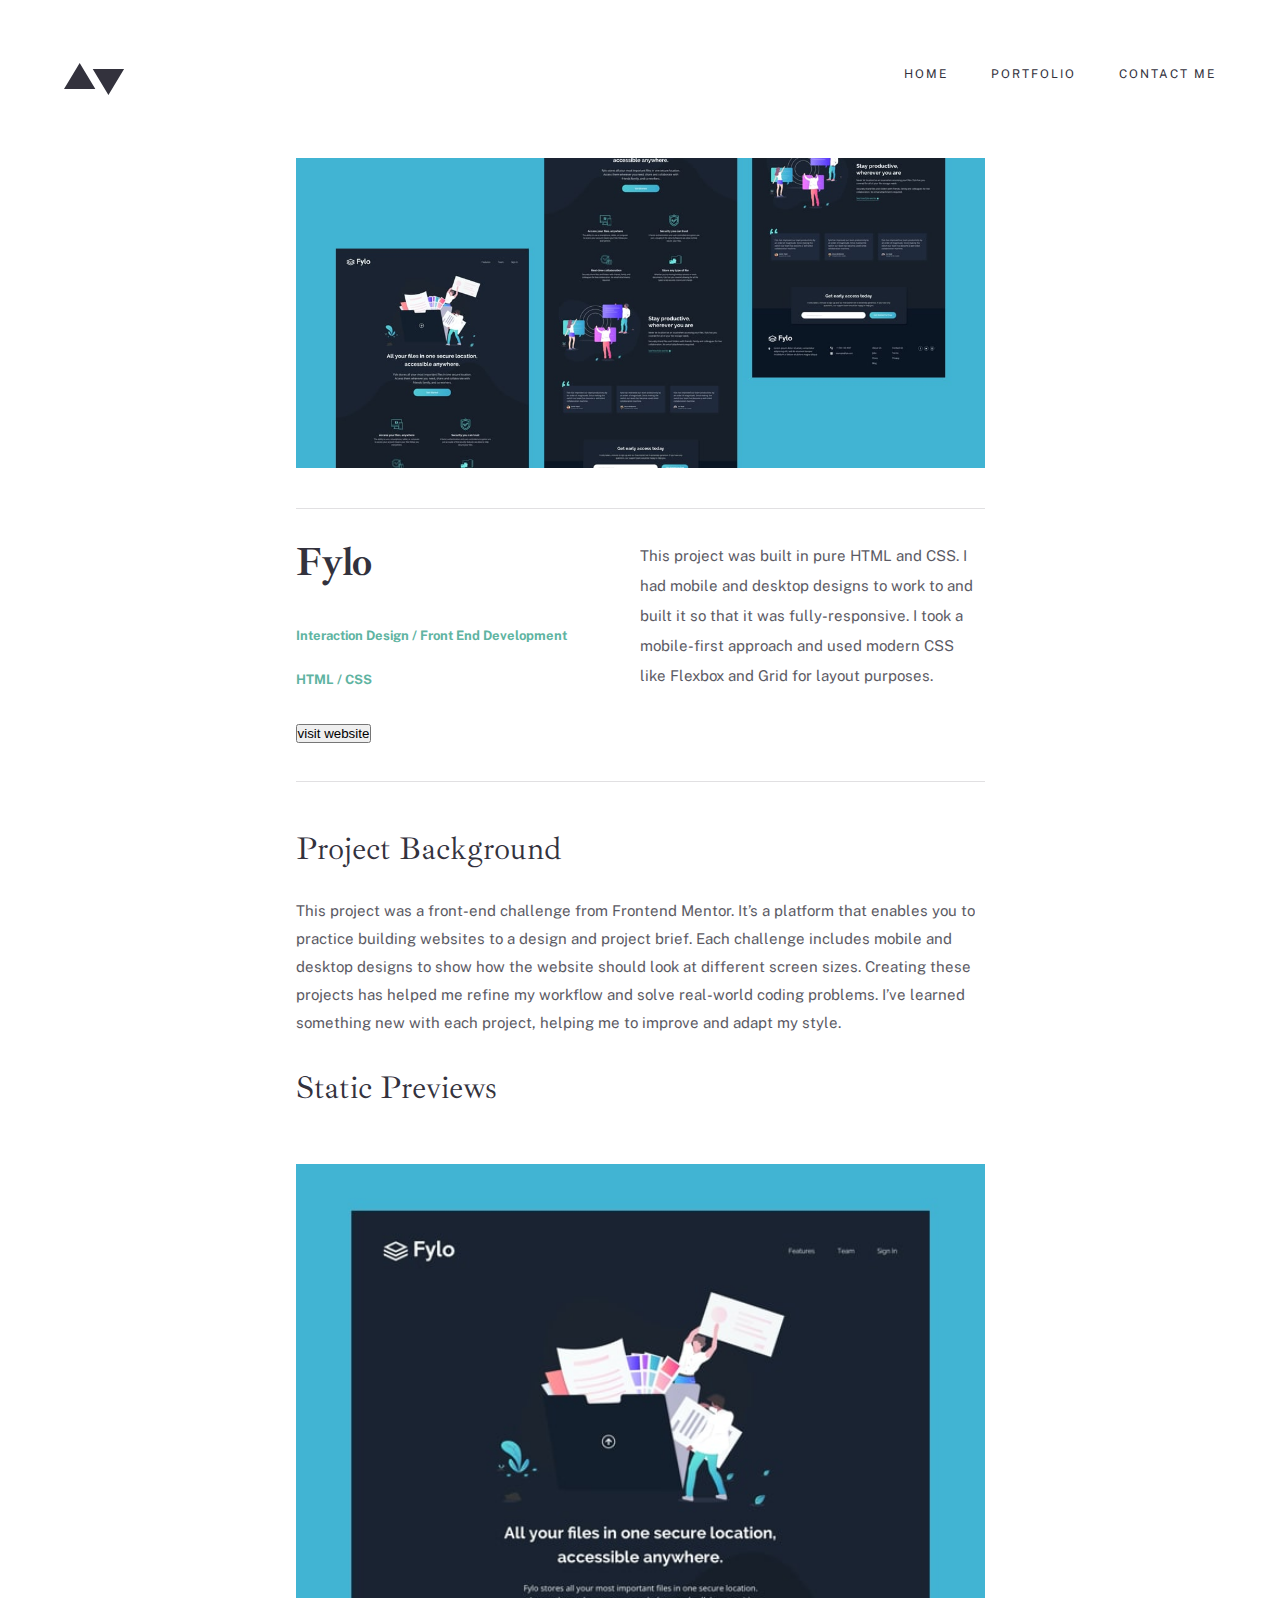
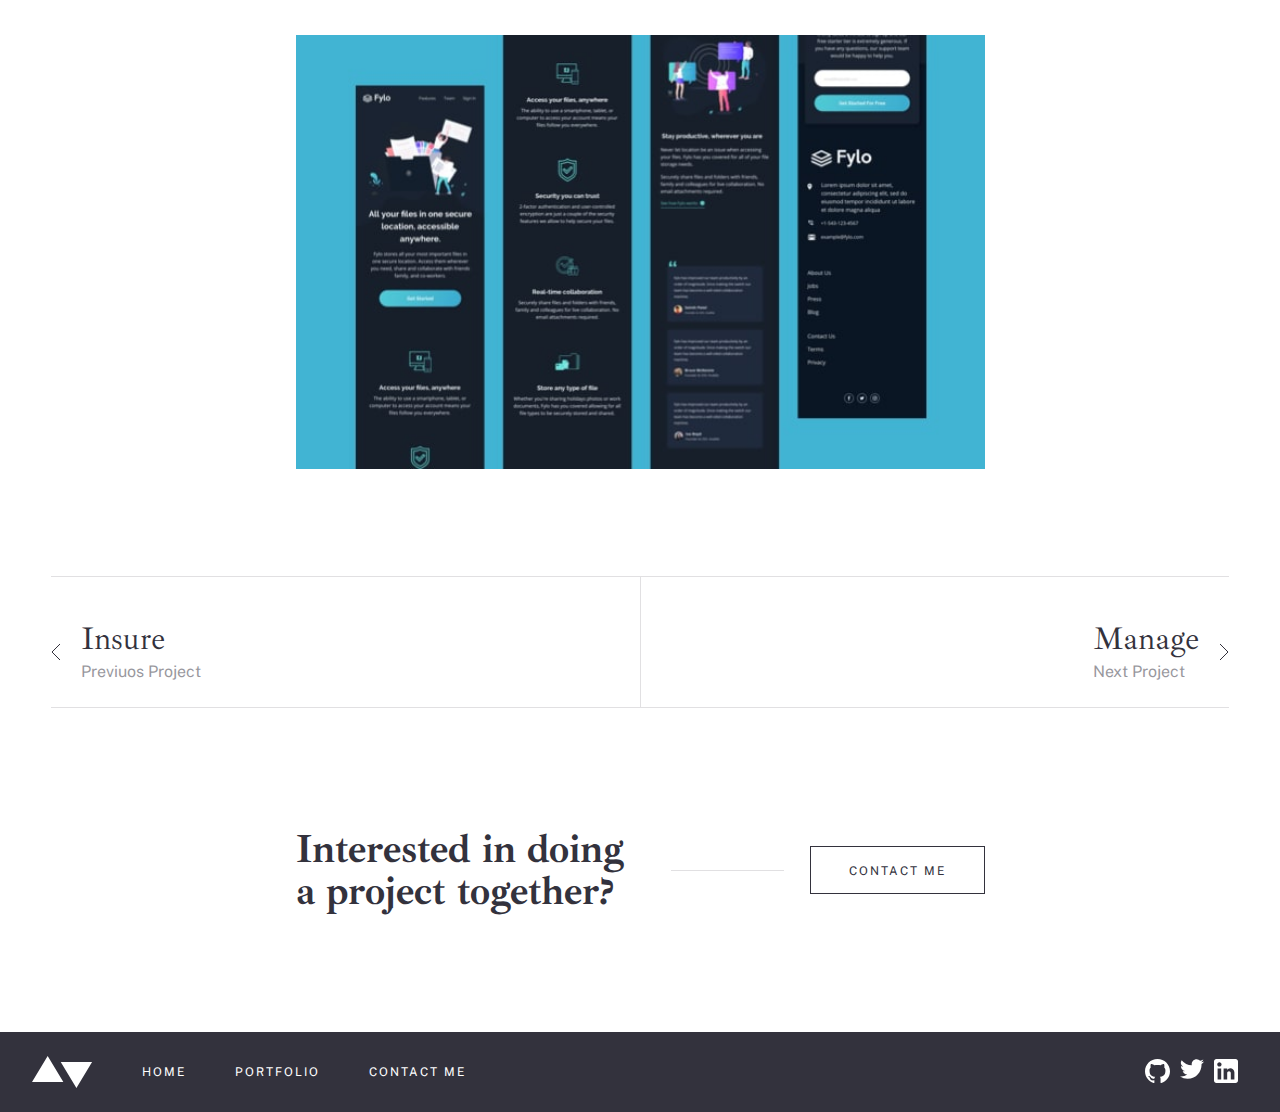
<file: portfolio-components/fylo.html>
<!DOCTYPE html>
<html lang="en">
  <head>
    <meta charset="UTF-8" />
    <meta name="viewport" content="width=device-width, initial-scale=1.0" />

    <link
      rel="icon"
      type="image/png"
      sizes="32x32"
      href="./images/favicon-32x32.png"
    />
    <link rel="stylesheet" href="/scss/main.css" />

    <title>Frontend Mentor | Fylo Project</title>
  </head>
  <body>
    <!-- Nav -->
    <nav class="navbar">
      <div class="logo"><img src="/images/logo.svg" alt="Logo" /></div>
      <div class="links">
        <ul class="nav-links">
          <li><a href="/index.html">HOME</a></li>
          <li><a href="/portfolio.html">PORTFOLIO</a></li>
          <li><a href="/contact.html">CONTACT ME</a></li>
        </ul>
      </div>

      <!-- mobile hamburger -->

      <div class="hamburger" id="ham-btn">
        <span class="bar"></span>
        <span class="bar"></span>
        <span class="bar"></span>
      </div>

      <!-- mobile menu -->
      <div class="mobile-menu">
        <ul class="mobile-links">
          <li><a href="/index.html">HOME</a></li>
          <li><a href="/portfolio.html">PORTFOLIO</a></li>
          <li><a href="/contact.html">CONTACT ME</a></li>
        </ul>
      </div>
    </nav>

    <!-- Nav end -->

    <section class="manage-hero">
      <img src="/images/detail/desktop/image-fylo-hero.jpg" alt="fylo" />
    </section>

    <section class="project-info">
      <div class="left-side">
        <div class="heading-1"><h1>Fylo</h1></div>
        <div class="paragraph">
          <p>
            This project was built in pure HTML and CSS. I had mobile and
            desktop designs to work to and built it so that it was
            fully-responsive. I took a mobile-first approach and used modern CSS
            like Flexbox and Grid for layout purposes.
          </p>
        </div>
        <div class="heading-2">
          <h2>Interaction Design / Front End Development</h2>
        </div>
        <div class="heading-3"><h3>HTML / CSS</h3></div>
        <div class="btn">
          <button class="secondary-btn"><a href="#"></a>visit website</button>
        </div>
      </div>
      <div class="right-side">
        <h1>Project Background</h1>
        <p>
          This project was a front-end challenge from Frontend Mentor. It’s a
          platform that enables you to practice building websites to a design
          and project brief. Each challenge includes mobile and desktop designs
          to show how the website should look at different screen sizes.
          Creating these projects has helped me refine my workflow and solve
          real-world coding problems. I’ve learned something new with each
          project, helping me to improve and adapt my style.
        </p>

        <h2>Static Previews</h2>

        <div class="images">
          <img
            src="/images/detail/desktop/image-fylo-preview-1.jpg"
            alt="manage"
          />
          <img
            src="/images/detail/desktop/image-fylo-preview-2.jpg"
            alt="manage"
          />
        </div>
      </div>
    </section>

    <!-- Footer -->

    <footer class="footer">
      <div class="footer-navigation">
        <div class="previous">
          <a href="/portfolio-components/insure.html"
            ><img src="/images/icons/arrow-left.svg" alt="arrow"
          /></a>

          <div class="previous-text">
            <h1>Insure</h1>
            <h2>Previuos Project</h2>
          </div>
        </div>
        <div class="next">
          <a href="/portfolio-components/manage.html"
            ><img src="/images/icons/arrow-right.svg" alt="arrow"
          /></a>

          <div class="next-text">
            <h1>Manage</h1>
            <h2>Next Project</h2>
          </div>
        </div>
      </div>

      <div class="footer-content">
        <div class="footer-text">
          <h1>Interested in doing a project together?</h1>
        </div>
        <div class="line"></div>
        <button class="secondary-btn-view">
          <a href="/contact.html">Contact Me</a>
        </button>
      </div>

      <div class="footer-nav">
        <div class="footer-nav-content">
          <div class="links-logo">
            <svg xmlns="http://www.w3.org/2000/svg" width="61" height="32">
              <path
                class="footer-logo"
                fill="#fff"
                fill-rule="evenodd"
                d="M60.082 5.878L44.408 32 28.735 5.878h31.347zM15.673 0l15.674 26.122H0L15.673 0z"
              />
            </svg>
            <ul class="footer-links">
              <li><a href=""></a>HOME</li>
              <li><a href=""></a>PORTFOLIO</li>
              <li><a href=""></a>CONTACT ME</li>
            </ul>
          </div>

          <div class="social-links">
            <ul class="soc-links">
              <li>
                <a href="#">
                  <svg
                    xmlns="http://www.w3.org/2000/svg"
                    width="25"
                    height="24"
                  >
                    <path
                      fill="#fff"
                      d="M12.5 0C5.594 0 0 5.51 0 12.305c0 5.437 3.581 10.048 8.547 11.674.625.116.854-.265.854-.592 0-.292-.01-1.066-.016-2.092-3.477.742-4.21-1.65-4.21-1.65-.569-1.42-1.39-1.8-1.39-1.8-1.133-.764.087-.748.087-.748 1.255.086 1.914 1.268 1.914 1.268 1.115 1.881 2.927 1.338 3.641 1.024.113-.797.434-1.338.792-1.646-2.776-.308-5.694-1.366-5.694-6.08 0-1.343.484-2.44 1.286-3.302-.14-.31-.562-1.562.11-3.256 0 0 1.047-.33 3.437 1.261 1-.273 2.063-.409 3.125-.415 1.063.006 2.125.142 3.125.415 2.375-1.591 3.422-1.261 3.422-1.261.672 1.694.25 2.945.125 3.256.797.861 1.281 1.959 1.281 3.302 0 4.727-2.921 5.767-5.703 6.07.438.369.844 1.123.844 2.276 0 1.647-.016 2.97-.016 3.37 0 .322.22.707.86.584 5-1.615 8.579-6.23 8.579-11.658C25 5.509 19.403 0 12.5 0z"
                    />
                  </svg>
                </a>
              </li>
              <li>
                <a href="">
                  <svg
                    xmlns="http://www.w3.org/2000/svg"
                    width="24"
                    height="20"
                  >
                    <path
                      fill="#fff"
                      d="M24 2.557a9.83 9.83 0 01-2.828.775A4.932 4.932 0 0023.337.608a9.864 9.864 0 01-3.127 1.195A4.916 4.916 0 0016.616.248c-3.179 0-5.515 2.966-4.797 6.045A13.978 13.978 0 011.671 1.149a4.93 4.93 0 001.523 6.574 4.903 4.903 0 01-2.229-.616c-.054 2.281 1.581 4.415 3.949 4.89a4.935 4.935 0 01-2.224.084 4.928 4.928 0 004.6 3.419A9.9 9.9 0 010 17.54a13.94 13.94 0 007.548 2.212c9.142 0 14.307-7.721 13.995-14.646A10.025 10.025 0 0024 2.557z"
                    />
                  </svg>
                </a>
              </li>
              <li>
                <a href="">
                  <svg
                    xmlns="http://www.w3.org/2000/svg"
                    width="24"
                    height="24"
                  >
                    <path
                      fill="#fff"
                      d="M21.6 0H2.4C1.08 0 0 1.08 0 2.4v19.2C0 22.92 1.08 24 2.4 24h19.2c1.32 0 2.4-1.08 2.4-2.4V2.4C24 1.08 22.92 0 21.6 0zM7.2 20.4H3.6V9.6h3.6v10.8zM5.4 7.56c-1.2 0-2.16-.96-2.16-2.16 0-1.2.96-2.16 2.16-2.16 1.2 0 2.16.96 2.16 2.16 0 1.2-.96 2.16-2.16 2.16zm15 12.84h-3.6v-6.36c0-.96-.84-1.8-1.8-1.8-.96 0-1.8.84-1.8 1.8v6.36H9.6V9.6h3.6v1.44c.6-.96 1.92-1.68 3-1.68 2.28 0 4.2 1.92 4.2 4.2v6.84z"
                    />
                  </svg>
                </a>
              </li>
            </ul>
          </div>
        </div>
      </div>
    </footer>

    <!-- Footer  end -->

    <script src="/js/index.js"></script>
  </body>
</html>
</file>
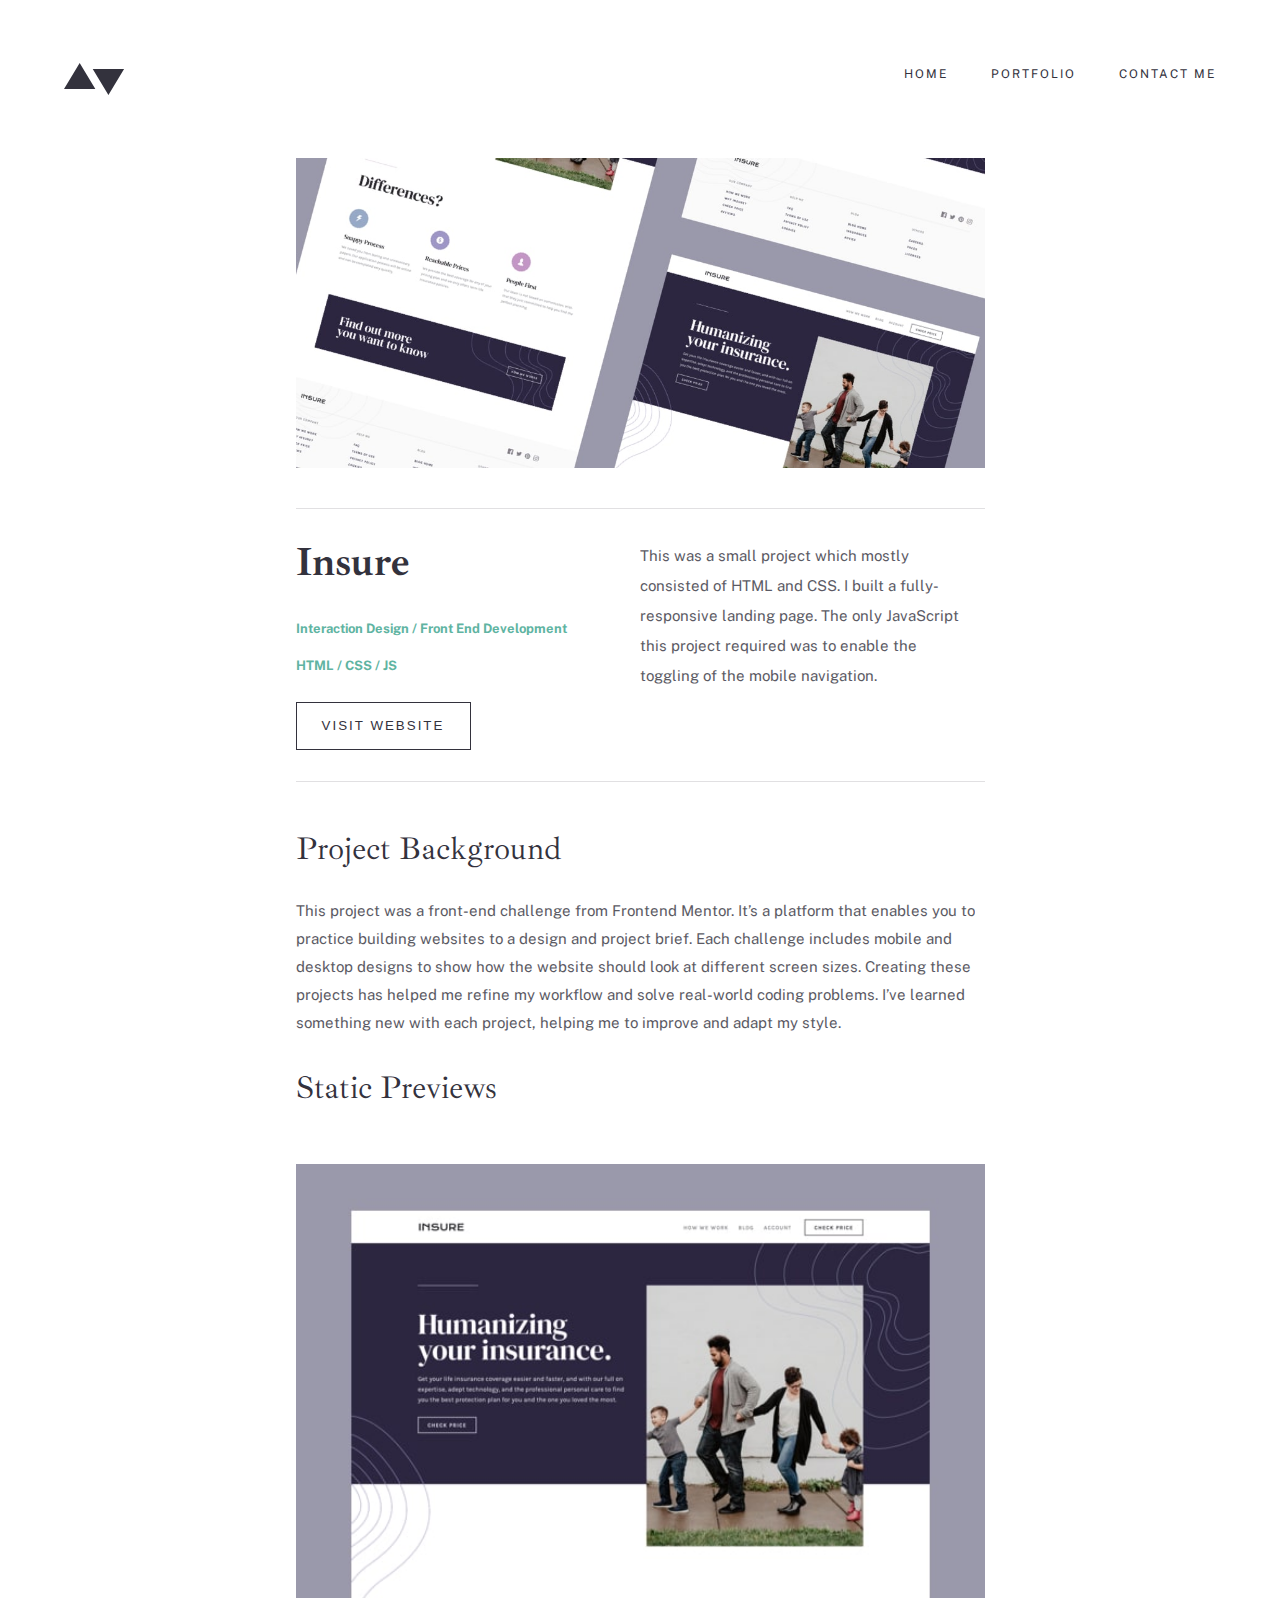
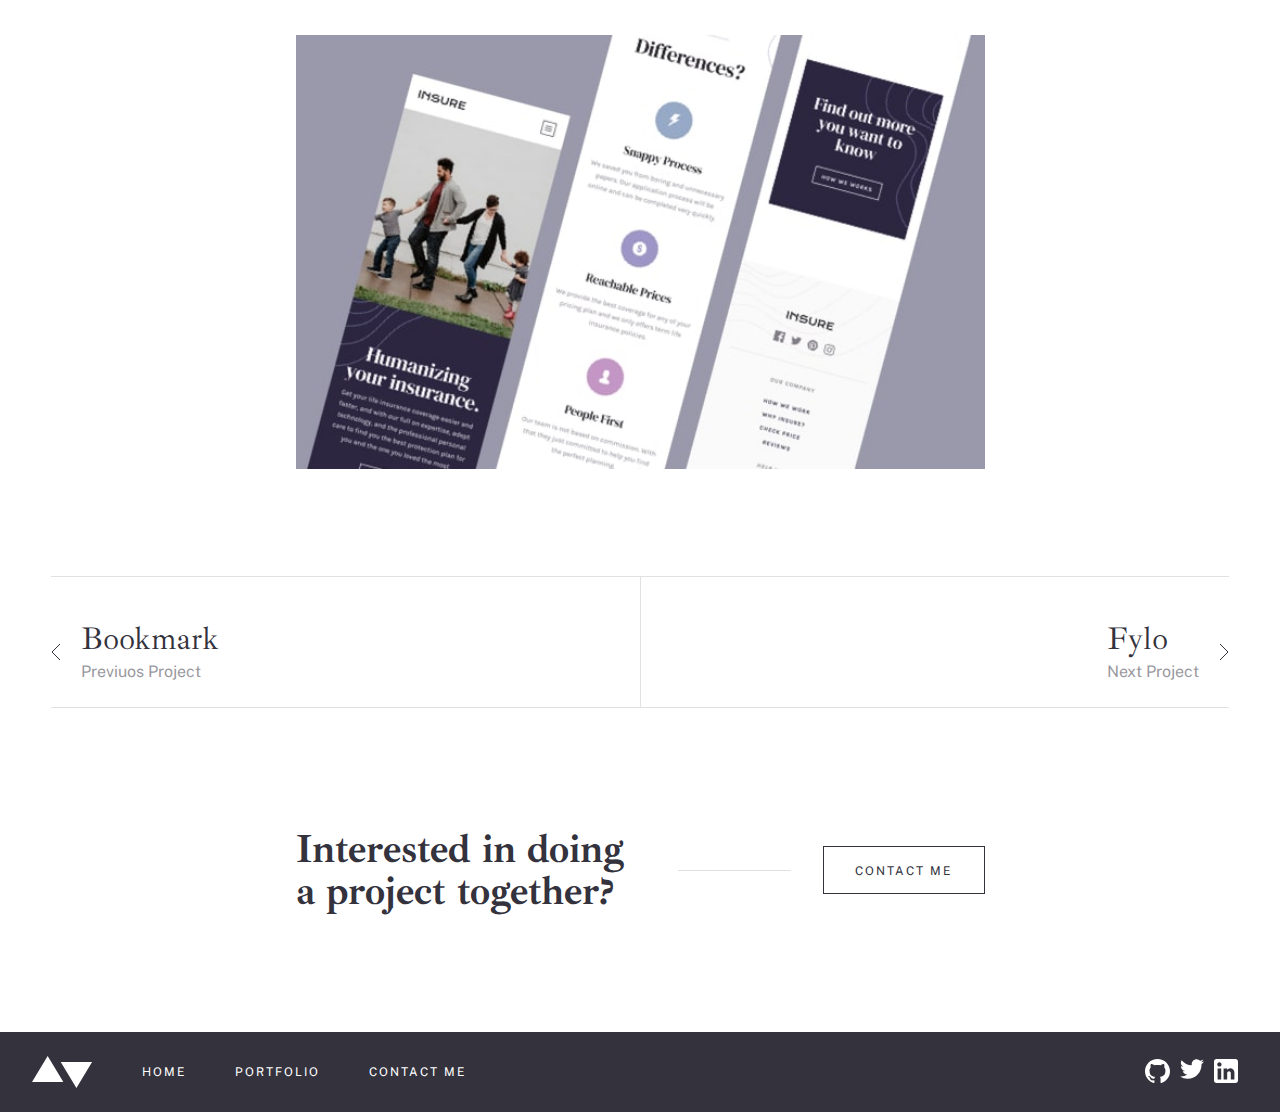
<file: portfolio-components/insure.html>
<!DOCTYPE html>
<html lang="en">
  <head>
    <meta charset="UTF-8" />
    <meta name="viewport" content="width=device-width, initial-scale=1.0" />

    <link
      rel="icon"
      type="image/png"
      sizes="32x32"
      href="./images/favicon-32x32.png"
    />
    <link rel="stylesheet" href="/scss/main.css" />

    <title>Frontend Mentor | Insure Project</title>
  </head>
  <body>
    <!-- Nav -->
    <nav class="navbar">
      <div class="logo"><img src="/images/logo.svg" alt="Logo" /></div>
      <div class="links">
        <ul class="nav-links">
          <li><a href="/index.html">HOME</a></li>
          <li><a href="/portfolio.html">PORTFOLIO</a></li>
          <li><a href="/contact.html">CONTACT ME</a></li>
        </ul>
      </div>

      <!-- mobile hamburger -->

      <div class="hamburger" id="ham-btn">
        <span class="bar"></span>
        <span class="bar"></span>
        <span class="bar"></span>
      </div>

      <!-- mobile menu -->
      <div class="mobile-menu">
        <ul class="mobile-links">
          <li><a href="/index.html">HOME</a></li>
          <li><a href="/portfolio.html">PORTFOLIO</a></li>
          <li><a href="/contact.html">CONTACT ME</a></li>
        </ul>
      </div>
    </nav>

    <!-- Nav end -->

    <section class="manage-hero">
      <img src="/images/detail/desktop/image-insure-hero.jpg" alt="insure" />
    </section>

    <section class="project-info">
      <div class="left-side">
        <div class="heading-1"><h1>Insure</h1></div>
        <div class="paragraph">
          <p>
            This was a small project which mostly consisted of HTML and CSS. I
            built a fully-responsive landing page. The only JavaScript this
            project required was to enable the toggling of the mobile
            navigation.
          </p>
        </div>
        <div class="heading-2">
          <h2>Interaction Design / Front End Development</h2>
        </div>
        <div class="heading-3"><h3>HTML / CSS / JS</h3></div>
        <div class="btn">
          <button class="secondary-btn-view">
            <a href="#"></a>visit website
          </button>
        </div>
      </div>
      <div class="right-side">
        <h1>Project Background</h1>
        <p>
          This project was a front-end challenge from Frontend Mentor. It’s a
          platform that enables you to practice building websites to a design
          and project brief. Each challenge includes mobile and desktop designs
          to show how the website should look at different screen sizes.
          Creating these projects has helped me refine my workflow and solve
          real-world coding problems. I’ve learned something new with each
          project, helping me to improve and adapt my style.
        </p>

        <h2>Static Previews</h2>

        <div class="images">
          <img
            src="/images/detail/desktop/image-insure-preview-1.jpg"
            alt="manage"
          />
          <img
            src="/images/detail/desktop/image-insure-preview-2.jpg"
            alt="manage"
          />
        </div>
      </div>
    </section>

    <!-- Footer -->

    <footer class="footer">
      <div class="footer-navigation">
        <div class="previous">
          <a href="/portfolio-components/bookmark.html"
            ><img src="/images/icons/arrow-left.svg" alt="arrow"
          /></a>

          <div class="previous-text">
            <h1>Bookmark</h1>
            <h2>Previuos Project</h2>
          </div>
        </div>
        <div class="next">
          <a href="/portfolio-components/fylo.html"
            ><img src="/images/icons/arrow-right.svg" alt="arrow"
          /></a>

          <div class="next-text">
            <h1>Fylo</h1>
            <h2>Next Project</h2>
          </div>
        </div>
      </div>

      <div class="footer-content">
        <div class="footer-text">
          <h1>Interested in doing a project together?</h1>
        </div>
        <div class="line"></div>
        <button class="secondary-btn-contact">
          <a href="/contact.html">Contact Me</a>
        </button>
      </div>

      <div class="footer-nav">
        <div class="footer-nav-content">
          <div class="links-logo">
            <svg xmlns="http://www.w3.org/2000/svg" width="61" height="32">
              <path
                class="footer-logo"
                fill="#fff"
                fill-rule="evenodd"
                d="M60.082 5.878L44.408 32 28.735 5.878h31.347zM15.673 0l15.674 26.122H0L15.673 0z"
              />
            </svg>
            <ul class="footer-links">
              <li><a href=""></a>HOME</li>
              <li><a href=""></a>PORTFOLIO</li>
              <li><a href=""></a>CONTACT ME</li>
            </ul>
          </div>

          <div class="social-links">
            <ul class="soc-links">
              <li>
                <a href="#">
                  <svg
                    xmlns="http://www.w3.org/2000/svg"
                    width="25"
                    height="24"
                  >
                    <path
                      fill="#fff"
                      d="M12.5 0C5.594 0 0 5.51 0 12.305c0 5.437 3.581 10.048 8.547 11.674.625.116.854-.265.854-.592 0-.292-.01-1.066-.016-2.092-3.477.742-4.21-1.65-4.21-1.65-.569-1.42-1.39-1.8-1.39-1.8-1.133-.764.087-.748.087-.748 1.255.086 1.914 1.268 1.914 1.268 1.115 1.881 2.927 1.338 3.641 1.024.113-.797.434-1.338.792-1.646-2.776-.308-5.694-1.366-5.694-6.08 0-1.343.484-2.44 1.286-3.302-.14-.31-.562-1.562.11-3.256 0 0 1.047-.33 3.437 1.261 1-.273 2.063-.409 3.125-.415 1.063.006 2.125.142 3.125.415 2.375-1.591 3.422-1.261 3.422-1.261.672 1.694.25 2.945.125 3.256.797.861 1.281 1.959 1.281 3.302 0 4.727-2.921 5.767-5.703 6.07.438.369.844 1.123.844 2.276 0 1.647-.016 2.97-.016 3.37 0 .322.22.707.86.584 5-1.615 8.579-6.23 8.579-11.658C25 5.509 19.403 0 12.5 0z"
                    />
                  </svg>
                </a>
              </li>
              <li>
                <a href="">
                  <svg
                    xmlns="http://www.w3.org/2000/svg"
                    width="24"
                    height="20"
                  >
                    <path
                      fill="#fff"
                      d="M24 2.557a9.83 9.83 0 01-2.828.775A4.932 4.932 0 0023.337.608a9.864 9.864 0 01-3.127 1.195A4.916 4.916 0 0016.616.248c-3.179 0-5.515 2.966-4.797 6.045A13.978 13.978 0 011.671 1.149a4.93 4.93 0 001.523 6.574 4.903 4.903 0 01-2.229-.616c-.054 2.281 1.581 4.415 3.949 4.89a4.935 4.935 0 01-2.224.084 4.928 4.928 0 004.6 3.419A9.9 9.9 0 010 17.54a13.94 13.94 0 007.548 2.212c9.142 0 14.307-7.721 13.995-14.646A10.025 10.025 0 0024 2.557z"
                    />
                  </svg>
                </a>
              </li>
              <li>
                <a href="">
                  <svg
                    xmlns="http://www.w3.org/2000/svg"
                    width="24"
                    height="24"
                  >
                    <path
                      fill="#fff"
                      d="M21.6 0H2.4C1.08 0 0 1.08 0 2.4v19.2C0 22.92 1.08 24 2.4 24h19.2c1.32 0 2.4-1.08 2.4-2.4V2.4C24 1.08 22.92 0 21.6 0zM7.2 20.4H3.6V9.6h3.6v10.8zM5.4 7.56c-1.2 0-2.16-.96-2.16-2.16 0-1.2.96-2.16 2.16-2.16 1.2 0 2.16.96 2.16 2.16 0 1.2-.96 2.16-2.16 2.16zm15 12.84h-3.6v-6.36c0-.96-.84-1.8-1.8-1.8-.96 0-1.8.84-1.8 1.8v6.36H9.6V9.6h3.6v1.44c.6-.96 1.92-1.68 3-1.68 2.28 0 4.2 1.92 4.2 4.2v6.84z"
                    />
                  </svg>
                </a>
              </li>
            </ul>
          </div>
        </div>
      </div>
    </footer>

    <!-- Footer  end -->

    <script src="/js/index.js"></script>
  </body>
</html>
</file>
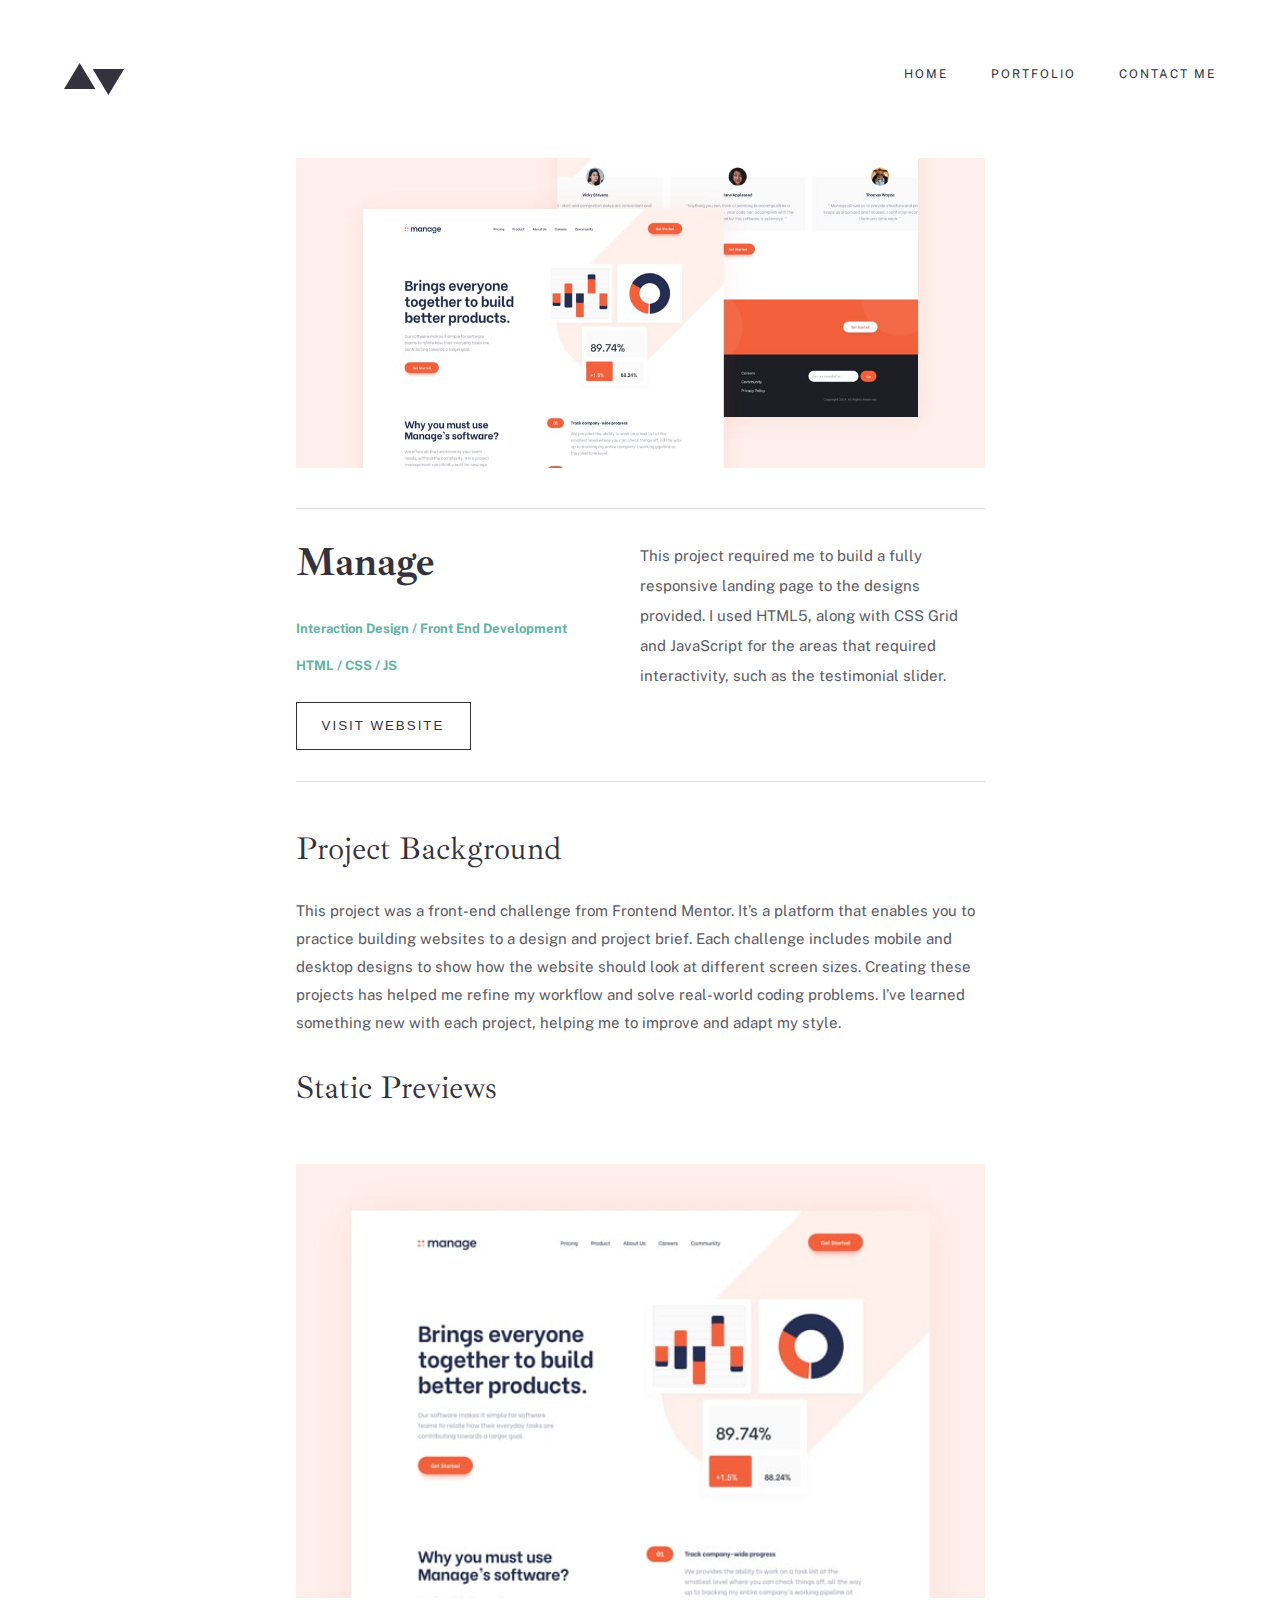
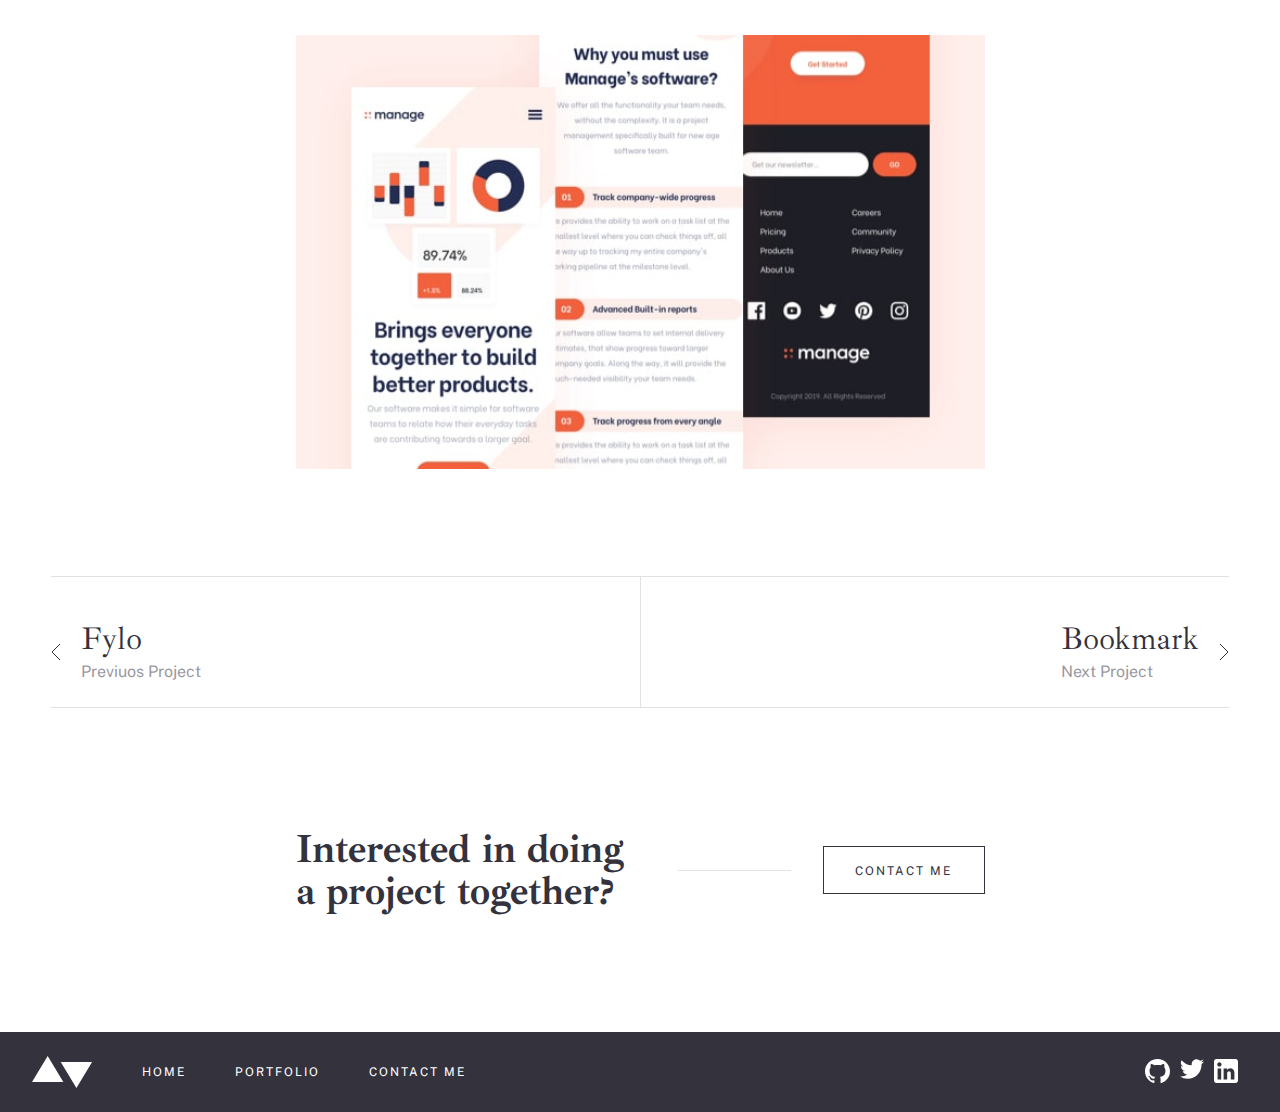
<file: portfolio-components/manage.html>
<!DOCTYPE html>
<html lang="en">
  <head>
    <meta charset="UTF-8" />
    <meta name="viewport" content="width=device-width, initial-scale=1.0" />

    <link
      rel="icon"
      type="image/png"
      sizes="32x32"
      href="./images/favicon-32x32.png"
    />
    <link rel="stylesheet" href="/scss/main.css" />

    <title>Frontend Mentor | Manage Project</title>
  </head>
  <body>
    <!-- Nav -->
    <nav class="navbar">
      <div class="logo"><img src="/images/logo.svg" alt="Logo" /></div>
      <div class="links">
        <ul class="nav-links">
          <li><a href="/index.html">HOME</a></li>
          <li><a href="/portfolio.html">PORTFOLIO</a></li>
          <li><a href="/contact.html">CONTACT ME</a></li>
        </ul>
      </div>

      <!-- mobile hamburger -->

      <div class="hamburger" id="ham-btn">
        <span class="bar"></span>
        <span class="bar"></span>
        <span class="bar"></span>
      </div>

      <!-- mobile menu -->
      <div class="mobile-menu">
        <ul class="mobile-links">
          <li><a href="/index.html">HOME</a></li>
          <li><a href="/portfolio.html">PORTFOLIO</a></li>
          <li><a href="/contact.html">CONTACT ME</a></li>
        </ul>
      </div>
    </nav>

    <!-- Nav end -->

    <section class="manage-hero">
      <img src="/images/detail/desktop/image-manage-hero.jpg" alt="manage" />
    </section>

    <section class="project-info">
      <div class="left-side">
        <div class="heading-1"><h1>Manage</h1></div>
        <div class="paragraph">
          <p>
            This project required me to build a fully responsive landing page to
            the designs provided. I used HTML5, along with CSS Grid and
            JavaScript for the areas that required interactivity, such as the
            testimonial slider.
          </p>
        </div>
        <div class="heading-2">
          <h2>Interaction Design / Front End Development</h2>
        </div>
        <div class="heading-3"><h3>HTML / CSS / JS</h3></div>
        <div class="btn">
          <button class="secondary-btn-view">
            <a href="#"></a>visit website
          </button>
        </div>
      </div>
      <div class="right-side">
        <h1>Project Background</h1>
        <p>
          This project was a front-end challenge from Frontend Mentor. It’s a
          platform that enables you to practice building websites to a design
          and project brief. Each challenge includes mobile and desktop designs
          to show how the website should look at different screen sizes.
          Creating these projects has helped me refine my workflow and solve
          real-world coding problems. I’ve learned something new with each
          project, helping me to improve and adapt my style.
        </p>

        <h2>Static Previews</h2>

        <div class="images">
          <img
            src="/images/detail/desktop/image-manage-preview-1.jpg"
            alt="manage"
          />
          <img
            src="/images/detail/desktop/image-manage-preview-2.jpg"
            alt="manage"
          />
        </div>
      </div>
    </section>

    <!-- Footer -->

    <footer class="footer">
      <div class="footer-navigation">
        <div class="previous">
          <div class="arrow-img">
            <a href="/portfolio-components/fylo.html"
              ><img src="/images/icons/arrow-left.svg" alt="arrow"
            /></a>
          </div>

          <div class="previous-text">
            <h1>Fylo</h1>
            <h2>Previuos Project</h2>
          </div>
        </div>
        <div class="next">
          <a href="/portfolio-components/bookmark.html"
            ><img src="/images/icons/arrow-right.svg" alt="arrow"
          /></a>

          <div class="next-text">
            <h1>Bookmark</h1>
            <h2>Next Project</h2>
          </div>
        </div>
      </div>

      <div class="footer-content">
        <div class="footer-text">
          <h1>Interested in doing a project together?</h1>
        </div>
        <div class="line"></div>
        <button class="secondary-btn-contact">
          <a href="/contact.html">Contact Me</a>
        </button>
      </div>

      <div class="footer-nav">
        <div class="footer-nav-content">
          <div class="links-logo">
            <svg xmlns="http://www.w3.org/2000/svg" width="61" height="32">
              <path
                class="footer-logo"
                fill="#fff"
                fill-rule="evenodd"
                d="M60.082 5.878L44.408 32 28.735 5.878h31.347zM15.673 0l15.674 26.122H0L15.673 0z"
              />
            </svg>
            <ul class="footer-links">
              <li><a href=""></a>HOME</li>
              <li><a href=""></a>PORTFOLIO</li>
              <li><a href=""></a>CONTACT ME</li>
            </ul>
          </div>

          <div class="social-links">
            <ul class="soc-links">
              <li>
                <a href="#">
                  <svg
                    xmlns="http://www.w3.org/2000/svg"
                    width="25"
                    height="24"
                  >
                    <path
                      fill="#fff"
                      d="M12.5 0C5.594 0 0 5.51 0 12.305c0 5.437 3.581 10.048 8.547 11.674.625.116.854-.265.854-.592 0-.292-.01-1.066-.016-2.092-3.477.742-4.21-1.65-4.21-1.65-.569-1.42-1.39-1.8-1.39-1.8-1.133-.764.087-.748.087-.748 1.255.086 1.914 1.268 1.914 1.268 1.115 1.881 2.927 1.338 3.641 1.024.113-.797.434-1.338.792-1.646-2.776-.308-5.694-1.366-5.694-6.08 0-1.343.484-2.44 1.286-3.302-.14-.31-.562-1.562.11-3.256 0 0 1.047-.33 3.437 1.261 1-.273 2.063-.409 3.125-.415 1.063.006 2.125.142 3.125.415 2.375-1.591 3.422-1.261 3.422-1.261.672 1.694.25 2.945.125 3.256.797.861 1.281 1.959 1.281 3.302 0 4.727-2.921 5.767-5.703 6.07.438.369.844 1.123.844 2.276 0 1.647-.016 2.97-.016 3.37 0 .322.22.707.86.584 5-1.615 8.579-6.23 8.579-11.658C25 5.509 19.403 0 12.5 0z"
                    />
                  </svg>
                </a>
              </li>
              <li>
                <a href="">
                  <svg
                    xmlns="http://www.w3.org/2000/svg"
                    width="24"
                    height="20"
                  >
                    <path
                      fill="#fff"
                      d="M24 2.557a9.83 9.83 0 01-2.828.775A4.932 4.932 0 0023.337.608a9.864 9.864 0 01-3.127 1.195A4.916 4.916 0 0016.616.248c-3.179 0-5.515 2.966-4.797 6.045A13.978 13.978 0 011.671 1.149a4.93 4.93 0 001.523 6.574 4.903 4.903 0 01-2.229-.616c-.054 2.281 1.581 4.415 3.949 4.89a4.935 4.935 0 01-2.224.084 4.928 4.928 0 004.6 3.419A9.9 9.9 0 010 17.54a13.94 13.94 0 007.548 2.212c9.142 0 14.307-7.721 13.995-14.646A10.025 10.025 0 0024 2.557z"
                    />
                  </svg>
                </a>
              </li>
              <li>
                <a href="">
                  <svg
                    xmlns="http://www.w3.org/2000/svg"
                    width="24"
                    height="24"
                  >
                    <path
                      fill="#fff"
                      d="M21.6 0H2.4C1.08 0 0 1.08 0 2.4v19.2C0 22.92 1.08 24 2.4 24h19.2c1.32 0 2.4-1.08 2.4-2.4V2.4C24 1.08 22.92 0 21.6 0zM7.2 20.4H3.6V9.6h3.6v10.8zM5.4 7.56c-1.2 0-2.16-.96-2.16-2.16 0-1.2.96-2.16 2.16-2.16 1.2 0 2.16.96 2.16 2.16 0 1.2-.96 2.16-2.16 2.16zm15 12.84h-3.6v-6.36c0-.96-.84-1.8-1.8-1.8-.96 0-1.8.84-1.8 1.8v6.36H9.6V9.6h3.6v1.44c.6-.96 1.92-1.68 3-1.68 2.28 0 4.2 1.92 4.2 4.2v6.84z"
                    />
                  </svg>
                </a>
              </li>
            </ul>
          </div>
        </div>
      </div>
    </footer>

    <!-- Footer  end -->

    <script src="/js/index.js"></script>
  </body>
</html>
</file>
<file: scss/main.css>
@import url("https://fonts.googleapis.com/css2?family=Ibarra+Real+Nova:wght@700&family=Public+Sans&family=Space+Mono:wght@400;700&display=swap");
.hero {
  width: 80%;
  height: 600px;
  margin: 0 auto;
  display: -webkit-box;
  display: -ms-flexbox;
  display: flex;
  -webkit-box-orient: vertical;
  -webkit-box-direction: normal;
      -ms-flex-direction: column;
          flex-direction: column;
  -webkit-box-pack: end;
      -ms-flex-pack: end;
          justify-content: flex-end;
}

.hero .hero-img {
  width: 100%;
  height: 600px;
  background-image: url(/images/homepage/desktop/image-homepage-hero.jpg);
  background-size: cover;
  background-repeat: no-repeat;
}

.hero .hero-img img {
  width: 100%;
  height: 100%;
}

.hero .hero-text {
  background-color: white;
  width: 445px;
  height: 357px;
  position: absolute;
  display: -webkit-box;
  display: -ms-flexbox;
  display: flex;
  -webkit-box-orient: vertical;
  -webkit-box-direction: normal;
      -ms-flex-direction: column;
          flex-direction: column;
  -webkit-box-pack: justify;
      -ms-flex-pack: justify;
          justify-content: space-between;
}

.hero .hero-text h1 {
  margin-top: 60px;
  font-style: normal;
  font-weight: bold;
  font-size: 50px;
  line-height: 50px;
  color: #33323d;
}

.about-me {
  width: 80%;
  height: 600px;
  margin: 149px auto;
  display: -webkit-box;
  display: -ms-flexbox;
  display: flex;
}

.about-me .photo {
  width: 100%;
  max-width: 540px;
  height: 100%;
  background: url(/images/homepage/desktop/image-homepage-profile.jpg);
  background-size: cover;
  background-position: center right;
  background-repeat: no-repeat;
}

.about-me .about-me-text {
  width: 100%;
  max-width: 352px;
  height: 100%;
  margin-left: 125px;
  border-top: 1px solid #eaeaeb;
  border-bottom: 1px solid #eaeaeb;
}

.about-me .about-me-text h1 {
  font-style: normal;
  font-weight: bold;
  font-size: 40px;
  line-height: 42px;
  letter-spacing: -0.357143px;
  color: #33323d;
  margin-top: 50px;
  margin-bottom: 40px;
}

.about-me .about-me-text p {
  font-family: Public Sans;
  font-style: normal;
  font-weight: normal;
  font-size: 16px;
  line-height: 28px;
  color: #33323d;
  opacity: 0.8;
  margin-bottom: 33px;
}

.projects {
  width: 80%;
  height: 100%;
  margin: 0 auto;
}

.manage {
  display: -webkit-box;
  display: -ms-flexbox;
  display: flex;
  margin-bottom: 80px;
}

.bookmark {
  display: -webkit-box;
  display: -ms-flexbox;
  display: flex;
  -webkit-box-orient: horizontal;
  -webkit-box-direction: reverse;
      -ms-flex-direction: row-reverse;
          flex-direction: row-reverse;
  margin-bottom: 80px;
}

.insure {
  display: -webkit-box;
  display: -ms-flexbox;
  display: flex;
  margin-bottom: 80px;
}

.fylo {
  display: -webkit-box;
  display: -ms-flexbox;
  display: flex;
  -webkit-box-orient: horizontal;
  -webkit-box-direction: reverse;
      -ms-flex-direction: row-reverse;
          flex-direction: row-reverse;
  margin-bottom: 80px;
}

.photo-side {
  width: 540px;
  height: 500px;
}

.text-side-right {
  width: 350px;
  height: 500px;
  margin-left: 125px;
  border-top: 1px solid rgba(51, 50, 61, 0.15);
  border-bottom: 1px solid rgba(51, 50, 61, 0.15);
}

.text-side-right h1 {
  margin-top: 108px;
  margin-bottom: 30px;
  font-family: Ibarra Real Nova;
  font-style: normal;
  font-weight: bold;
  font-size: 40px;
  line-height: 42px;
  color: #33323d;
}

.text-side-right p {
  margin-bottom: 30px;
  font-family: Public Sans;
  font-style: normal;
  font-weight: normal;
  font-size: 15px;
  line-height: 30px;
  color: #33323d;
  opacity: 0.8;
}

.text-side-left {
  width: 350px;
  height: 500px;
  margin-right: 125px;
  border-top: 1px solid rgba(51, 50, 61, 0.15);
  border-bottom: 1px solid rgba(51, 50, 61, 0.15);
}

.text-side-left h1 {
  margin-top: 108px;
  margin-bottom: 30px;
  font-family: Ibarra Real Nova;
  font-style: normal;
  font-weight: bold;
  font-size: 40px;
  line-height: 42px;
  color: #33323d;
}

.text-side-left p {
  margin-bottom: 30px;
  font-family: Public Sans;
  font-style: normal;
  font-weight: normal;
  font-size: 15px;
  line-height: 30px;
  color: #33323d;
  opacity: 0.8;
}

.view-project {
  width: 175px;
  height: 48px;
  border: 1px solid black;
  background-color: white;
}

.view-project a {
  font-family: Public Sans;
  font-style: normal;
  font-weight: normal;
  font-size: 12px;
  line-height: 14px;
  letter-spacing: 2px;
  text-transform: uppercase;
  color: #33323d;
}

.main {
  width: 100%;
  height: 100vh;
}

.get-in-touch {
  width: 80%;
  height: 356px;
  margin: 0 auto;
  display: -webkit-box;
  display: -ms-flexbox;
  display: flex;
  border-top: 1px solid rgba(51, 50, 61, 0.15);
  border-bottom: 1px solid rgba(51, 50, 61, 0.15);
}

.get-in-touch .heading {
  width: 475px;
  height: 355px;
}

.get-in-touch .heading h1 {
  margin-top: 50px;
  font-family: Ibarra Real Nova;
  font-style: normal;
  font-weight: bold;
  font-size: 40px;
  line-height: 42px;
  letter-spacing: -0.357143px;
  color: #33323d;
}

.get-in-touch .text {
  width: 635px;
  height: 355px;
  display: -webkit-box;
  display: -ms-flexbox;
  display: flex;
  -webkit-box-orient: vertical;
  -webkit-box-direction: normal;
      -ms-flex-direction: column;
          flex-direction: column;
  -webkit-box-pack: center;
      -ms-flex-pack: center;
          justify-content: center;
}

.get-in-touch .text p {
  font-family: Public Sans;
  font-style: normal;
  font-weight: normal;
  font-size: 16px;
  line-height: 30px;
  color: #33323d;
  opacity: 0.8;
}

.get-in-touch .text .icons {
  margin-top: 20px;
}

.get-in-touch .text .icons .soc-icons img {
  padding-right: 10px;
  cursor: pointer;
}

.contact-me {
  width: 80%;
  height: 426px;
  margin: 0 auto;
  display: -webkit-box;
  display: -ms-flexbox;
  display: flex;
  margin-top: 80px;
}

.contact-me .heading {
  width: 475px;
  height: 426px;
}

.contact-me .heading h1 {
  font-family: Ibarra Real Nova;
  font-style: normal;
  font-weight: bold;
  font-size: 40px;
  line-height: 42px;
  letter-spacing: -0.357143px;
  color: #33323d;
}

.contact-me .form {
  width: 635px;
  height: 426px;
}

.contact-me .form button {
  margin-top: 50px;
}

.contact-form {
  width: 635px;
  height: 426px;
}

.contact-form .form-example {
  width: 635px;
  height: 86px;
  display: -webkit-box;
  display: -ms-flexbox;
  display: flex;
  -webkit-box-orient: vertical;
  -webkit-box-direction: normal;
      -ms-flex-direction: column;
          flex-direction: column;
  margin-bottom: 40px;
}

.contact-form .form-example-message {
  width: 635px;
  height: 134px;
  display: -webkit-box;
  display: -ms-flexbox;
  display: flex;
  -webkit-box-orient: vertical;
  -webkit-box-direction: normal;
      -ms-flex-direction: column;
          flex-direction: column;
}

.contact-form .label {
  font-family: Public Sans;
  font-style: normal;
  font-weight: bold;
  font-size: 13px;
  line-height: 30px;
  color: #33323d;
  opacity: 0.8;
}

.contact-form #name,
.contact-form #email {
  width: 585px;
  height: 48px;
  background-color: rgba(51, 50, 61, 0.1);
  color: rgba(51, 50, 61, 0.4);
  mix-blend-mode: normal;
  margin-top: 10px;
  border: none;
  padding-left: 15px;
  outline: none;
}

.contact-form #message {
  border: 1px solid red;
  width: 585px;
  height: 96px;
  background-color: rgba(51, 50, 61, 0.1);
  color: rgba(51, 50, 61, 0.4);
  mix-blend-mode: normal;
  margin-top: 10px;
  border: none;
  padding-left: 15px;
  outline: none;
}

.contact-form .succes #name,
.contact-form .succes #email,
.contact-form .succes #message {
  outline-color: green;
}

.manage-hero {
  width: 80%;
  height: 500px;
  margin: 0 auto;
  margin-bottom: 115px;
  display: -webkit-box;
  display: -ms-flexbox;
  display: flex;
  -webkit-box-orient: vertical;
  -webkit-box-direction: normal;
      -ms-flex-direction: column;
          flex-direction: column;
  -webkit-box-pack: end;
      -ms-flex-pack: end;
          justify-content: flex-end;
}

.manage-hero img {
  width: 100%;
  height: 100%;
}

.project-info {
  width: 80%;
  height: 1192px;
  margin: 0 auto;
  display: -webkit-box;
  display: -ms-flexbox;
  display: flex;
  -webkit-box-pack: justify;
      -ms-flex-pack: justify;
          justify-content: space-between;
  margin-bottom: 60px;
}

.project-info .left-side {
  width: 350px;
  height: 498px;
  border-top: 1px solid rgba(51, 50, 61, 0.15);
  border-bottom: 1px solid rgba(51, 50, 61, 0.15);
}

.project-info .left-side h1 {
  font-family: Ibarra Real Nova;
  font-style: normal;
  font-weight: bold;
  font-size: 40px;
  line-height: 42px;
  color: #33323d;
  margin-top: 40px;
  margin-bottom: 30px;
}

.project-info .left-side p {
  font-family: Public Sans;
  font-style: normal;
  font-weight: normal;
  font-size: 15px;
  line-height: 30px;
  color: #33323d;
  opacity: 0.8;
  margin-bottom: 40px;
}

.project-info .left-side h2 {
  font-family: Public Sans;
  font-style: normal;
  font-weight: bold;
  font-size: 16px;
  line-height: 30px;
  color: #5fb4a2;
  margin-bottom: 20px;
}

.project-info .left-side h3 {
  font-family: Public Sans;
  font-style: normal;
  font-weight: bold;
  font-size: 16px;
  line-height: 30px;
  color: #5fb4a2;
  margin-bottom: 20px;
}

.project-info .right-side {
  width: 635px;
  height: 1192px;
}

.project-info .right-side h1 {
  font-family: Ibarra Real Nova;
  font-style: normal;
  font-weight: normal;
  font-size: 32px;
  line-height: 40px;
  color: #33323d;
  margin-bottom: 28px;
}

.project-info .right-side p {
  font-family: Public Sans;
  font-style: normal;
  font-weight: normal;
  font-size: 15px;
  line-height: 28px;
  color: #33323d;
  opacity: 0.8;
  margin-bottom: 30px;
}

.project-info .right-side h2 {
  font-family: Ibarra Real Nova;
  font-style: normal;
  font-weight: normal;
  font-size: 32px;
  line-height: 42px;
  color: #33323d;
  margin-bottom: 25px;
}

.project-info .right-side .images img {
  width: 635px;
  height: 400px;
  margin-bottom: 32px;
}

.footer {
  width: 100%;
  height: 314px;
}

.footer .footer-content {
  width: 80%;
  height: 84px;
  margin: 120px auto;
  display: -webkit-box;
  display: -ms-flexbox;
  display: flex;
  -webkit-box-pack: justify;
      -ms-flex-pack: justify;
          justify-content: space-between;
  -webkit-box-align: center;
      -ms-flex-align: center;
          align-items: center;
}

.footer .footer-content .footer-text {
  width: 350px;
  height: 84px;
}

.footer .footer-content .footer-text h1 {
  font-family: Ibarra Real Nova;
  font-style: normal;
  font-weight: bold;
  font-size: 40px;
  line-height: 42px;
  color: #33323d;
}

.footer .footer-content .contact-me {
  width: 162px;
  height: 48px;
  background-color: white;
  color: #33323d;
  border: 1px solid black;
}

.footer .footer-content .contact-me a {
  text-decoration: none;
  font-family: Public Sans;
  font-style: normal;
  font-weight: normal;
  font-size: 12px;
  line-height: 14px;
  letter-spacing: 2px;
  text-transform: uppercase;
  color: #33323d;
}

.footer .footer-nav {
  width: 100%;
  height: 80px;
  margin-top: 150px;
  display: -webkit-box;
  display: -ms-flexbox;
  display: flex;
  -webkit-box-pack: justify;
      -ms-flex-pack: justify;
          justify-content: space-between;
  -webkit-box-align: center;
      -ms-flex-align: center;
          align-items: center;
  background-color: #33323d;
}

.footer .footer-nav .footer-nav-content {
  width: 80%;
  margin: 0 auto;
  display: -webkit-box;
  display: -ms-flexbox;
  display: flex;
  -webkit-box-pack: justify;
      -ms-flex-pack: justify;
          justify-content: space-between;
  -webkit-box-align: center;
      -ms-flex-align: center;
          align-items: center;
}

.footer .links-logo {
  display: -webkit-box;
  display: -ms-flexbox;
  display: flex;
}

.footer .links-logo .footer-links {
  display: -webkit-box;
  display: -ms-flexbox;
  display: flex;
  -webkit-box-align: center;
      -ms-flex-align: center;
          align-items: center;
}

.footer .links-logo .footer-links li {
  margin-left: 49px;
  list-style: none;
  font-family: Public Sans;
  font-style: normal;
  font-weight: normal;
  font-size: 12px;
  line-height: 14px;
  letter-spacing: 2px;
  text-transform: uppercase;
  color: #ffffff;
  cursor: pointer;
}

.footer .links-logo .footer-links a {
  text-decoration: none;
}

.footer .social-links .soc-links {
  display: -webkit-box;
  display: -ms-flexbox;
  display: flex;
}

.footer .social-links .soc-links li {
  margin-right: 10px;
  list-style: none;
  font-family: Public Sans;
  font-style: normal;
  font-weight: normal;
  font-size: 12px;
  line-height: 14px;
  letter-spacing: 2px;
  text-transform: uppercase;
  color: #ffffff;
}

.footer .social-links .soc-links a {
  text-decoration: none;
}

.line {
  width: 534px;
  height: 1px;
  border-top: 1px solid rgba(51, 50, 61, 0.15);
}

.footer-navigation {
  width: 80%;
  height: 132px;
  margin: 0 auto;
  display: -webkit-box;
  display: -ms-flexbox;
  display: flex;
}

.footer-navigation .previous {
  width: 50%;
  height: 132px;
  display: -webkit-box;
  display: -ms-flexbox;
  display: flex;
  -webkit-box-align: center;
      -ms-flex-align: center;
          align-items: center;
  border-top: 1px solid rgba(51, 50, 61, 0.15);
  border-bottom: 1px solid rgba(51, 50, 61, 0.15);
  padding-top: 24px;
}

.footer-navigation .previous .previous-text {
  margin-left: 20px;
}

.footer-navigation .previous .previous-text h1 {
  margin: 0;
  font-family: Ibarra Real Nova;
  font-style: normal;
  font-weight: normal;
  font-size: 32px;
  line-height: 36px;
  color: #33323d;
}

.footer-navigation .previous .previous-text h2 {
  margin: 0;
  font-family: Public Sans;
  font-style: normal;
  font-weight: normal;
  font-size: 16px;
  line-height: 30px;
  color: #33323d;
  opacity: 0.5;
}

.footer-navigation .next {
  width: 50%;
  height: 132px;
  display: -webkit-box;
  display: -ms-flexbox;
  display: flex;
  -webkit-box-orient: horizontal;
  -webkit-box-direction: reverse;
      -ms-flex-direction: row-reverse;
          flex-direction: row-reverse;
  -webkit-box-align: center;
      -ms-flex-align: center;
          align-items: center;
  border-top: 1px solid rgba(51, 50, 61, 0.15);
  border-left: 1px solid rgba(51, 50, 61, 0.15);
  border-bottom: 1px solid rgba(51, 50, 61, 0.15);
  padding-top: 24px;
}

.footer-navigation .next h1 {
  margin: 0;
  font-family: Ibarra Real Nova;
  font-style: normal;
  font-weight: normal;
  font-size: 32px;
  line-height: 36px;
  color: #33323d;
}

.footer-navigation .next h2 {
  margin: 0;
  font-family: Public Sans;
  font-style: normal;
  font-weight: normal;
  font-size: 16px;
  line-height: 30px;
  color: #33323d;
  opacity: 0.5;
}

.footer-navigation .next .next-text {
  margin-right: 20px;
  display: -webkit-box;
  display: -ms-flexbox;
  display: flex;
  -webkit-box-orient: vertical;
  -webkit-box-direction: normal;
      -ms-flex-direction: column;
          flex-direction: column;
}

.footer-navigation .arrow {
  display: -webkit-box;
  display: -ms-flexbox;
  display: flex;
  -webkit-box-pack: center;
      -ms-flex-pack: center;
          justify-content: center;
  -webkit-box-align: center;
      -ms-flex-align: center;
          align-items: center;
}

.footer-contact {
  width: 100%;
  height: 80px;
}

.footer-contact .footer-content {
  width: 80%;
  height: 84px;
  margin: 120px auto;
  display: -webkit-box;
  display: -ms-flexbox;
  display: flex;
  -webkit-box-pack: justify;
      -ms-flex-pack: justify;
          justify-content: space-between;
  -webkit-box-align: center;
      -ms-flex-align: center;
          align-items: center;
}

.footer-contact .footer-content .footer-text {
  width: 350px;
  height: 84px;
}

.footer-contact .footer-content .footer-text h1 {
  font-family: Ibarra Real Nova;
  font-style: normal;
  font-weight: bold;
  font-size: 40px;
  line-height: 42px;
  color: #33323d;
}

.footer-contact .footer-content .contact-me {
  width: 162px;
  height: 48px;
  background-color: white;
  color: #33323d;
  border: 1px solid black;
}

.footer-contact .footer-content .contact-me a {
  text-decoration: none;
  font-family: Public Sans;
  font-style: normal;
  font-weight: normal;
  font-size: 12px;
  line-height: 14px;
  letter-spacing: 2px;
  text-transform: uppercase;
  color: #33323d;
}

.footer-contact .footer-nav {
  width: 100%;
  height: 80px;
  margin-top: 150px;
  display: -webkit-box;
  display: -ms-flexbox;
  display: flex;
  -webkit-box-pack: justify;
      -ms-flex-pack: justify;
          justify-content: space-between;
  -webkit-box-align: center;
      -ms-flex-align: center;
          align-items: center;
  background-color: #33323d;
}

.footer-contact .footer-nav .footer-nav-content {
  width: 80%;
  margin: 0 auto;
  display: -webkit-box;
  display: -ms-flexbox;
  display: flex;
  -webkit-box-pack: justify;
      -ms-flex-pack: justify;
          justify-content: space-between;
  -webkit-box-align: center;
      -ms-flex-align: center;
          align-items: center;
}

.footer-contact .links-logo {
  display: -webkit-box;
  display: -ms-flexbox;
  display: flex;
}

.footer-contact .links-logo .footer-links {
  display: -webkit-box;
  display: -ms-flexbox;
  display: flex;
  -webkit-box-align: center;
      -ms-flex-align: center;
          align-items: center;
}

.footer-contact .links-logo .footer-links li {
  margin-left: 49px;
  list-style: none;
  font-family: Public Sans;
  font-style: normal;
  font-weight: normal;
  font-size: 12px;
  line-height: 14px;
  letter-spacing: 2px;
  text-transform: uppercase;
  color: #ffffff;
  cursor: pointer;
}

.footer-contact .links-logo .footer-links a {
  text-decoration: none;
}

.footer-contact .social-links .soc-links {
  display: -webkit-box;
  display: -ms-flexbox;
  display: flex;
}

.footer-contact .social-links .soc-links li {
  margin-right: 10px;
  list-style: none;
  font-family: Public Sans;
  font-style: normal;
  font-weight: normal;
  font-size: 12px;
  line-height: 14px;
  letter-spacing: 2px;
  text-transform: uppercase;
  color: #ffffff;
}

.footer-contact .social-links .soc-links a {
  text-decoration: none;
}

.line {
  width: 534px;
  height: 1px;
  border-top: 1px solid rgba(51, 50, 61, 0.15);
}

.footer-navigation {
  width: 80%;
  height: 132px;
  margin: 0 auto;
  display: -webkit-box;
  display: -ms-flexbox;
  display: flex;
}

.footer-navigation .previous {
  width: 50%;
  height: 132px;
  display: -webkit-box;
  display: -ms-flexbox;
  display: flex;
  -webkit-box-align: center;
      -ms-flex-align: center;
          align-items: center;
  border-top: 1px solid rgba(51, 50, 61, 0.15);
  border-bottom: 1px solid rgba(51, 50, 61, 0.15);
  padding-top: 24px;
}

.footer-navigation .previous .previous-text {
  margin-left: 20px;
}

.footer-navigation .previous .previous-text h1 {
  margin: 0;
  font-family: Ibarra Real Nova;
  font-style: normal;
  font-weight: normal;
  font-size: 32px;
  line-height: 36px;
  color: #33323d;
}

.footer-navigation .previous .previous-text h2 {
  margin: 0;
  font-family: Public Sans;
  font-style: normal;
  font-weight: normal;
  font-size: 16px;
  line-height: 30px;
  color: #33323d;
  opacity: 0.5;
}

.footer-navigation .next {
  width: 50%;
  height: 132px;
  display: -webkit-box;
  display: -ms-flexbox;
  display: flex;
  -webkit-box-orient: horizontal;
  -webkit-box-direction: reverse;
      -ms-flex-direction: row-reverse;
          flex-direction: row-reverse;
  -webkit-box-align: center;
      -ms-flex-align: center;
          align-items: center;
  border-top: 1px solid rgba(51, 50, 61, 0.15);
  border-left: 1px solid rgba(51, 50, 61, 0.15);
  border-bottom: 1px solid rgba(51, 50, 61, 0.15);
  padding-top: 24px;
}

.footer-navigation .next h1 {
  margin: 0;
  font-family: Ibarra Real Nova;
  font-style: normal;
  font-weight: normal;
  font-size: 32px;
  line-height: 36px;
  color: #33323d;
}

.footer-navigation .next h2 {
  margin: 0;
  font-family: Public Sans;
  font-style: normal;
  font-weight: normal;
  font-size: 16px;
  line-height: 30px;
  color: #33323d;
  opacity: 0.5;
}

.footer-navigation .next .next-text {
  margin-right: 20px;
  display: -webkit-box;
  display: -ms-flexbox;
  display: flex;
  -webkit-box-orient: vertical;
  -webkit-box-direction: normal;
      -ms-flex-direction: column;
          flex-direction: column;
}

.footer-navigation .arrow {
  display: -webkit-box;
  display: -ms-flexbox;
  display: flex;
  -webkit-box-pack: center;
      -ms-flex-pack: center;
          justify-content: center;
  -webkit-box-align: center;
      -ms-flex-align: center;
          align-items: center;
}

.primary-btn {
  width: 152px;
  height: 48px;
  background-color: #203a4c;
  border: none;
}

.primary-btn a {
  width: 100%;
  height: 100%;
  font-family: Public Sans;
  font-style: normal;
  font-weight: normal;
  font-size: 12px;
  line-height: 14px;
  text-align: center;
  letter-spacing: 2px;
  text-transform: uppercase;
  color: #fafafa;
  text-decoration: none;
}

.secondary-btn-portfolio {
  width: 202px;
  height: 48px;
  background-color: #fff;
  color: #33323d;
  border: 1px solid #33323d;
  letter-spacing: 2px;
  text-transform: uppercase;
  cursor: pointer;
}

.secondary-btn-portfolio a {
  text-decoration: none;
  font-family: Public Sans;
  font-style: normal;
  font-weight: normal;
  font-size: 12px;
  line-height: 14px;
  letter-spacing: 2px;
  text-transform: uppercase;
  color: #33323d;
}

.secondary-btn-portfolio:hover {
  background-color: #33323d;
}

.secondary-btn-contact {
  width: 162px;
  height: 48px;
  background-color: #fff;
  color: #33323d;
  border: 1px solid #33323d;
  letter-spacing: 2px;
  text-transform: uppercase;
  cursor: pointer;
}

.secondary-btn-contact a {
  text-decoration: none;
  font-family: Public Sans;
  font-style: normal;
  font-weight: normal;
  font-size: 12px;
  line-height: 14px;
  letter-spacing: 2px;
  text-transform: uppercase;
  color: #33323d;
}

.secondary-btn-contact:hover {
  background-color: #33323d;
}

.secondary-btn-view {
  width: 175px;
  height: 48px;
  background-color: #fff;
  color: #33323d;
  border: 1px solid #33323d;
  letter-spacing: 2px;
  text-transform: uppercase;
  cursor: pointer;
}

.secondary-btn-view a {
  text-decoration: none;
  font-family: Public Sans;
  font-style: normal;
  font-weight: normal;
  font-size: 12px;
  line-height: 14px;
  letter-spacing: 2px;
  text-transform: uppercase;
  color: #33323d;
}

.secondary-btn-view:hover {
  background-color: #33323d;
}

.send-message {
  width: 200px;
  height: 48px;
  background-color: #203a4c;
  font-family: Public Sans;
  font-style: normal;
  font-weight: normal;
  font-size: 12px;
  line-height: 14px;
  text-align: center;
  letter-spacing: 2px;
  text-transform: uppercase;
  color: #fff;
  border: none;
  cursor: pointer;
}

.buttons {
  display: -webkit-box;
  display: -ms-flexbox;
  display: flex;
}

.arrow {
  width: 48px;
  height: 48px;
  background: url(/images/icons/down-arrows.svg), #203a4c;
  background-size: 50%;
  background-repeat: no-repeat;
  background-position: center;
}

.navbar {
  width: 80%;
  height: 32px;
  margin: 63px auto;
  display: -webkit-box;
  display: -ms-flexbox;
  display: flex;
  -webkit-box-pack: justify;
      -ms-flex-pack: justify;
          justify-content: space-between;
}

.navbar .nav-links {
  width: 100%;
  height: 32px;
  display: -webkit-box;
  display: -ms-flexbox;
  display: flex;
  margin: 0;
}

.navbar .nav-links li {
  margin: 0;
  list-style: none;
  margin-left: 43px;
  cursor: pointer;
}

.navbar .nav-links a {
  text-decoration: none;
  font-family: Public Sans;
  font-style: normal;
  font-weight: normal;
  font-size: 12px;
  line-height: 14px;
  letter-spacing: 2px;
  text-transform: uppercase;
  color: #33323d;
}

.link-style {
  color: #5fb4a2 !important;
}

.hamburger {
  position: absolute;
  width: 24px;
  height: 13px;
  left: 317px;
  top: 42px;
  display: -webkit-box;
  display: -ms-flexbox;
  display: flex;
  -webkit-box-orient: vertical;
  -webkit-box-direction: normal;
      -ms-flex-direction: column;
          flex-direction: column;
  -webkit-box-pack: justify;
      -ms-flex-pack: justify;
          justify-content: space-between;
  display: none;
  cursor: pointer;
}

.hamburger .bar {
  width: 100%;
  height: 1px;
  background-color: #33323d;
}

.mobile-menu {
  position: absolute;
  width: 223px;
  height: 186px;
  left: 120px;
  top: 88px;
  background-color: #33323d;
  z-index: 1000;
  display: none;
}

.mobile-menu .mobile-links {
  width: 223px;
  height: 186px;
  display: -webkit-box;
  display: -ms-flexbox;
  display: flex;
  -webkit-box-orient: vertical;
  -webkit-box-direction: normal;
      -ms-flex-direction: column;
          flex-direction: column;
  -webkit-box-pack: center;
      -ms-flex-pack: center;
          justify-content: center;
  -webkit-box-align: center;
      -ms-flex-align: center;
          align-items: center;
}

.mobile-menu .mobile-links li {
  list-style: none;
  padding: 20px;
}

.mobile-menu .mobile-links a {
  text-decoration: none;
  list-style: none;
  font-family: Public Sans;
  font-style: normal;
  font-weight: normal;
  font-size: 12px;
  line-height: 14px;
  text-align: center;
  letter-spacing: 2px;
  text-transform: uppercase;
  color: #fff;
}

.mobile-menu.active {
  display: block;
}

.error-msg {
  position: absolute;
  width: 120px;
  height: 12px;
  margin-top: -30px;
  display: none;
}

.error {
  display: block;
  font-family: Public Sans;
  font-style: italic;
  font-weight: bold;
  font-size: 10px;
  line-height: 12px;
  color: #f43030;
}

.error-msg.active {
  display: block;
}

.error-msg-message {
  position: absolute;
  margin-top: 10px;
  width: 120px;
  height: 12px;
  display: none;
}

.error-msg-message.active {
  display: block;
}

.email-error {
  width: 150px;
  height: 15px;
  margin-top: -10px;
  font-family: Public Sans;
  font-style: italic;
  font-weight: bold;
  font-size: 12px;
  line-height: 12px;
  color: #f43030;
  display: none;
}

.email-error.active {
  display: block;
}

.invalid {
  border: 1px solid #f43030;
  background-color: red;
}

.valid {
  border: 1px solid #5fb4a2;
}

@media (max-width: 767px) {
  .navbar {
    width: 83%;
    height: 32px;
    margin: 32px auto;
  }
  .hamburger {
    display: -webkit-box;
    display: -ms-flexbox;
    display: flex;
  }
  .links {
    display: none;
  }
  .mobile-menu {
    display: none;
  }
}

@media (max-width: 767px) {
  .hero {
    width: 311px;
    height: 560px;
    display: -webkit-box;
    display: -ms-flexbox;
    display: flex;
    -webkit-box-orient: vertical;
    -webkit-box-direction: normal;
        -ms-flex-direction: column;
            flex-direction: column;
  }
  .hero .hero-img {
    width: 100%;
    max-width: 311px;
    height: 271px !important;
    margin-bottom: 30px;
    background-image: url(/images/homepage/mobile/image-homepage-hero.jpg);
    background-size: cover;
    background-repeat: no-repeat;
  }
  .hero .hero-text {
    width: 100%;
    max-width: 311px;
    height: 251px;
    position: static !important;
  }
  .hero .hero-text h1 {
    margin: 0;
    font-family: Ibarra Real Nova;
    font-style: normal;
    font-weight: bold;
    font-size: 40px;
    line-height: 42px;
    margin-bottom: 40px;
  }
  .about-me {
    width: 311px;
    height: 1050px;
    display: -webkit-box;
    display: -ms-flexbox;
    display: flex;
    -webkit-box-orient: vertical;
    -webkit-box-direction: normal;
        -ms-flex-direction: column;
            flex-direction: column;
    margin: 0 auto;
    margin-top: 90px;
  }
  .about-me .photo {
    width: 311px;
    height: 346px !important;
  }
  .about-me .about-me-text {
    width: 311px;
    height: 617px;
    margin: 37px 0;
    border-top: 1px solid rgba(51, 50, 61, 0.15);
  }
  .about-me .about-me-text h1 {
    margin-top: 20px !important;
    margin-bottom: 20px !important;
  }
  .about-me .about-me-text button {
    margin-bottom: 20px;
  }
  .footer-content {
    width: 100%;
    max-width: 375px;
    height: 309px !important;
    display: -webkit-box;
    display: -ms-flexbox;
    display: flex;
    -webkit-box-orient: vertical;
    -webkit-box-direction: normal;
        -ms-flex-direction: column;
            flex-direction: column;
    margin: 50px auto !important;
  }
  .footer-content .line {
    display: none;
  }
  .footer-text {
    width: 311px !important;
    height: 126px !important;
    text-align: center;
  }
  .footer-text h1 {
    font-size: 40px;
    line-height: 42px;
    color: #33323d;
    letter-spacing: -0.357143px;
  }
  .footer-nav {
    width: 100%;
    height: 354px !important;
    margin-top: 0 !important;
  }
  .footer-nav .footer-nav-content {
    display: -webkit-box;
    display: -ms-flexbox;
    display: flex;
    -webkit-box-orient: vertical;
    -webkit-box-direction: normal;
        -ms-flex-direction: column;
            flex-direction: column;
  }
  .footer-nav .footer-nav-content .links-logo {
    display: -webkit-box;
    display: -ms-flexbox;
    display: flex;
    -webkit-box-orient: vertical;
    -webkit-box-direction: normal;
        -ms-flex-direction: column;
            flex-direction: column;
    -webkit-box-align: center;
        -ms-flex-align: center;
            align-items: center;
  }
  .footer-nav .footer-nav-content .links-logo svg {
    margin-bottom: 40px;
  }
  .footer-nav .footer-nav-content .links-logo .footer-links {
    display: -webkit-box;
    display: -ms-flexbox;
    display: flex;
    -webkit-box-orient: vertical;
    -webkit-box-direction: normal;
        -ms-flex-direction: column;
            flex-direction: column;
  }
  .footer-nav .footer-nav-content .links-logo .footer-links li {
    margin: 0;
    margin-bottom: 32px;
  }
}

@media (max-width: 767px) {
  .projects {
    width: 311px;
    margin: 0 auto;
  }
  .manage,
  .bookmark,
  .insure,
  .fylo {
    width: 311px;
    height: 688px;
    display: -webkit-box;
    display: -ms-flexbox;
    display: flex;
    -webkit-box-orient: vertical;
    -webkit-box-direction: normal;
        -ms-flex-direction: column;
            flex-direction: column;
    -webkit-box-pack: center;
        -ms-flex-pack: center;
            justify-content: center;
  }
  .photo-side {
    width: 311px;
    height: 288px;
  }
  .photo-side img {
    width: 100%;
    max-width: 310px;
    height: 288px;
  }
  .text-side-right {
    width: 311px;
    height: 368px;
    margin: 0;
    margin-top: 30px;
  }
  .text-side-right h1 {
    margin-top: 29px;
  }
  .text-side-left {
    width: 311px;
    margin: 0;
    margin-top: 30px;
  }
  .text-side-left h1 {
    margin-top: 29px;
  }
}

@media (max-width: 767px) {
  .manage-hero {
    width: 311px !important;
    height: 140px;
    margin-bottom: 40px;
  }
  .project-info {
    width: 311px;
    height: 1511px;
    display: -webkit-box;
    display: -ms-flexbox;
    display: flex;
    -webkit-box-orient: vertical;
    -webkit-box-direction: normal;
        -ms-flex-direction: column;
            flex-direction: column;
    margin: 0 auto !important;
  }
  .left-side {
    width: 311px !important;
    height: 632px;
    margin-bottom: 50px;
  }
  .left-side p {
    font-size: 15px;
    margin-bottom: 20px !important;
  }
  .left-side h2,
  .left-side h3 {
    font-size: 13px !important;
    margin-bottom: 10px !important;
  }
  .left-side button {
    margin-bottom: 20px;
  }
  .right-side {
    width: 311px !important;
  }
  .right-side h2 {
    margin-bottom: 50px !important;
  }
  .images {
    width: 311px;
  }
  .images img {
    width: 311px !important;
    height: 197px !important;
  }
  .footer-navigation {
    width: 326px;
    height: 148px;
  }
  .previous {
    display: -webkit-box;
    display: -ms-flexbox;
    display: flex;
    -webkit-box-orient: vertical;
    -webkit-box-direction: normal;
        -ms-flex-direction: column;
            flex-direction: column;
    -webkit-box-align: start !important;
        -ms-flex-align: start !important;
            align-items: flex-start !important;
  }
  .previous .previous-text {
    margin: 0 !important;
  }
  .previous a {
    text-align: start;
  }
  .next {
    display: -webkit-box;
    display: -ms-flexbox;
    display: flex;
    -webkit-box-orient: vertical !important;
    -webkit-box-direction: normal !important;
        -ms-flex-direction: column !important;
            flex-direction: column !important;
    -webkit-box-align: end !important;
        -ms-flex-align: end !important;
            align-items: flex-end !important;
  }
  .next .next-text {
    margin: 0 !important;
    display: -webkit-box;
    display: -ms-flexbox;
    display: flex;
    -webkit-box-align: end !important;
        -ms-flex-align: end !important;
            align-items: flex-end !important;
  }
  .footer-content {
    width: 311px !important;
    -ms-flex-pack: distribute !important;
        justify-content: space-around !important;
  }
}

@media (max-width: 767px) {
  .main {
    width: 375px;
    height: 1210px;
    margin: 0 auto;
  }
  .get-in-touch {
    width: 311px;
    height: 531px;
    margin: 0 auto !important;
    display: -webkit-box;
    display: -ms-flexbox;
    display: flex;
    -webkit-box-orient: vertical;
    -webkit-box-direction: normal;
        -ms-flex-direction: column;
            flex-direction: column;
  }
  .get-in-touch .heading {
    height: 100px;
    margin-bottom: 15px;
  }
  .get-in-touch .heading h1 {
    margin-top: 20px;
  }
  .get-in-touch .text {
    width: 311px;
  }
  .get-in-touch .text p {
    font-size: 15px;
    line-height: 30px;
  }
  .contact-me {
    width: 311px;
    height: 604px;
    display: -webkit-box;
    display: -ms-flexbox;
    display: flex;
    -webkit-box-orient: vertical;
    -webkit-box-direction: normal;
        -ms-flex-direction: column;
            flex-direction: column;
    margin: 0 auto !important;
  }
  .contact-me .heading {
    margin-top: 20px;
    height: 50px;
  }
  .contact-me .form {
    width: 311px;
    margin-top: 40px;
  }
  .form-example input {
    width: 311px !important;
  }
  .form-example-message input {
    width: 311px !important;
  }
}

@media (min-width: 768px) and (max-width: 1439px) {
  .navbar {
    width: 90%;
  }
}

@media (min-width: 768px) and (max-width: 1439px) {
  .hero {
    width: 688px;
    height: 600px;
  }
  .hero .hero-img {
    width: 100%;
    height: 100%;
    background-image: url(/images/homepage/tablet/image-homepage-hero.jpg);
    background-size: cover;
    background-repeat: no-repeat;
  }
  .hero .hero-text {
    width: 514px;
    height: 278px;
  }
  .hero .hero-text .hero-text-container {
    width: 458px;
    height: 126px;
  }
  .hero .hero-text h1 {
    font-family: Ibarra Real Nova;
    font-style: normal;
    font-weight: bold;
    font-size: 40px;
    line-height: 42px;
  }
  .hero .hero-text button,
  .hero .hero-text .arrow {
    margin-top: 48px;
  }
  .about-me {
    width: 688px;
    -webkit-box-pack: justify;
        -ms-flex-pack: justify;
            justify-content: space-between;
  }
  .about-me .photo {
    width: 281px !important;
    height: 600px !important;
    background-image: url(/images/homepage/tablet/image-homepage-profile.jpg);
  }
  .about-me .about-me-text {
    margin: 0;
    width: 339px !important;
    height: 600px;
  }
}

@media (min-width: 768px) and (max-width: 1439px) {
  .footer-content {
    width: 689px !important;
  }
  .footer-navigation {
    width: 92%;
  }
  .line {
    width: 113px;
  }
  .footer-nav-content {
    width: 95% !important;
  }
  .footer-nav {
    margin-top: 0 !important;
  }
}

@media (min-width: 768px) and (max-width: 1439px) {
  .projects {
    width: 689px;
  }
  .manage,
  .bookmark,
  .insure,
  .fylo {
    width: 689px;
    height: 418px !important;
    -webkit-box-pack: justify;
        -ms-flex-pack: justify;
            justify-content: space-between;
  }
  .photo-side {
    width: 339px !important;
    height: 314px;
    margin-top: 52px;
  }
  .photo-side img {
    width: 100%;
    height: 100%;
  }
  .text-side-right {
    width: 281px !important;
    height: 418px;
    margin-left: 0;
  }
  .text-side-right h1 {
    margin-top: 35px;
  }
  .text-side-left {
    width: 281px !important;
    height: 418px;
    margin-left: 0;
    margin-right: 0;
  }
  .text-side-left h1 {
    margin-top: 37px;
  }
}

@media (min-width: 768px) and (max-width: 1439px) {
  .manage-hero {
    width: 689px;
    height: 310px;
    margin-bottom: 40px !important;
  }
  .manage-hero .manage-hero-img {
    width: 100%;
    height: 100%;
  }
  .project-info {
    width: 689px;
    height: 1608px;
    display: -webkit-box;
    display: -ms-flexbox;
    display: flex;
    -webkit-box-orient: vertical;
    -webkit-box-direction: normal;
        -ms-flex-direction: column;
            flex-direction: column;
    -webkit-box-pack: start;
        -ms-flex-pack: start;
            justify-content: start;
  }
  .right-side {
    width: 689px !important;
  }
  .right-side h2 {
    margin-bottom: 55px !important;
  }
  .left-side {
    width: 689px !important;
    height: 274px !important;
    margin-bottom: 47px;
    padding-bottom: 30px;
    display: -ms-grid;
    display: grid;
    -ms-grid-columns: 1fr 1fr;
        grid-template-columns: 1fr 1fr;
    -ms-grid-rows: auto;
        grid-template-rows: auto;
        grid-template-areas: "heading1   paragraph " "heading2   paragraph " "heading3   paragraph " "btn   paragraph ";
  }
  .heading-1 {
    -ms-grid-row: 1;
    -ms-grid-column: 1;
    grid-area: heading1;
  }
  .heading-1 h1 {
    margin-top: 32px !important;
  }
  .paragraph {
    width: 339px;
    height: 150px;
    -ms-grid-row: 1;
    -ms-grid-row-span: 4;
    -ms-grid-column: 2;
    grid-area: paragraph;
    margin-top: 32px;
  }
  .heading-2 {
    -ms-grid-row: 2;
    -ms-grid-column: 1;
    grid-area: heading2;
  }
  .heading-2 h2 {
    font-size: 13px !important;
    line-height: 30px !important;
    margin-bottom: 5px !important;
  }
  .heading-3 {
    -ms-grid-row: 3;
    -ms-grid-column: 1;
    grid-area: heading3;
  }
  .heading-3 h3 {
    font-size: 13px !important;
    line-height: 30px !important;
  }
  .btn {
    -ms-grid-row: 4;
    -ms-grid-column: 1;
    grid-area: btn;
  }
  .images img {
    width: 689px !important;
    height: 434px !important;
  }
}

@media (min-width: 768px) and (max-width: 1439px) {
  .main {
    width: 90%;
    height: 986px;
    margin: 0 auto;
  }
  .get-in-touch {
    width: 689px;
    height: 361px;
    display: -webkit-box;
    display: -ms-flexbox;
    display: flex;
    -webkit-box-orient: vertical;
    -webkit-box-direction: normal;
        -ms-flex-direction: column;
            flex-direction: column;
  }
  .get-in-touch .text {
    width: 689px;
  }
  .get-in-touch .text p {
    font-size: 15px;
  }
  .get-in-touch .heading {
    height: 42px;
  }
  .get-in-touch .heading h1 {
    margin-top: 20px;
  }
  .contact-me {
    width: 689px;
    height: 628px;
    margin: 0;
    display: -webkit-box;
    display: -ms-flexbox;
    display: flex;
    -webkit-box-orient: vertical;
    -webkit-box-direction: normal;
        -ms-flex-direction: column;
            flex-direction: column;
  }
  .contact-me .heading {
    height: 42px;
    margin-bottom: 40px;
  }
  .contact-me .heading h1 {
    margin-top: 20px;
  }
  .form {
    width: 689px;
    height: 426px;
  }
  .contact-form {
    width: 689px;
    height: 426px;
  }
  .form-example {
    margin-bottom: 30px !important;
  }
  #name,
  #email {
    width: 689px !important;
  }
  #message {
    width: 689px !important;
    height: 96px !important;
  }
}

* {
  padding: 0;
  margin: 0;
  -webkit-box-sizing: border-box;
          box-sizing: border-box;
}

body {
  font-family: "Ibarra Real Nova", serif;
}
/*# sourceMappingURL=main.css.map */
</file>
